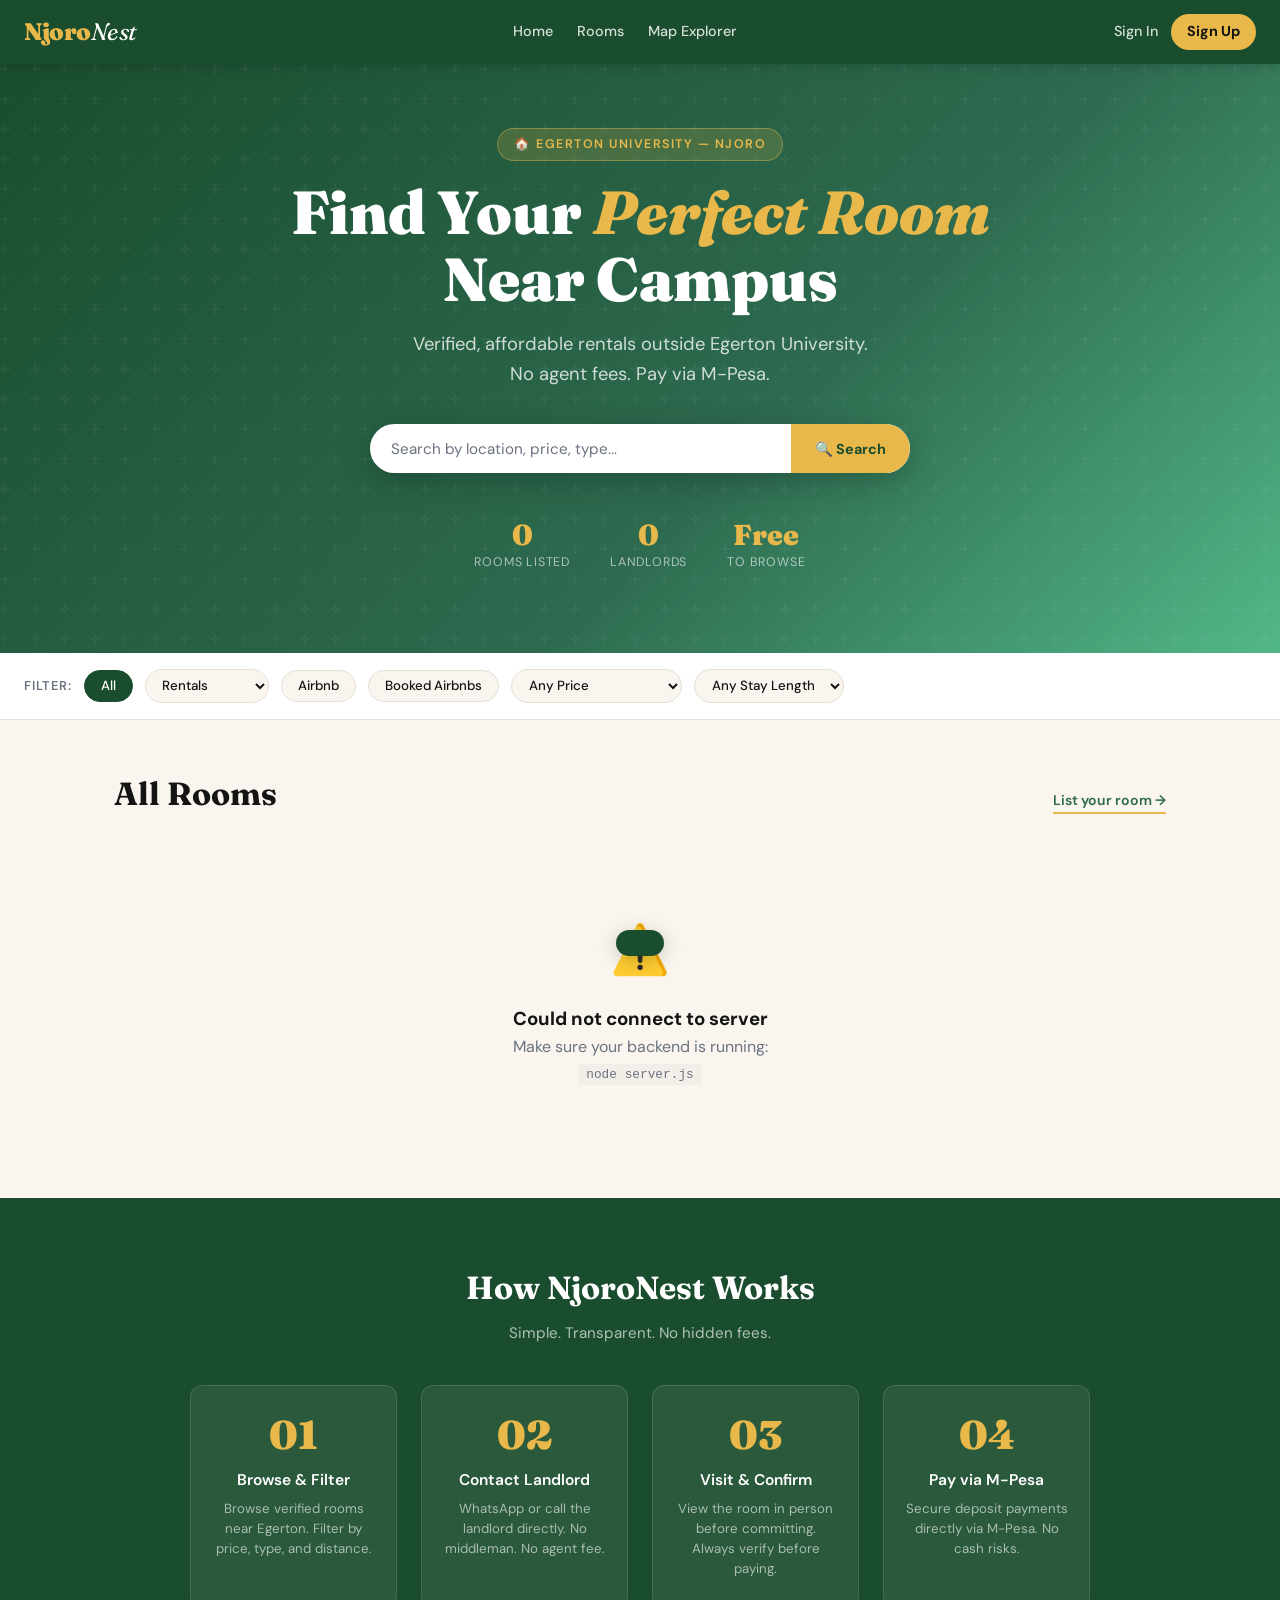
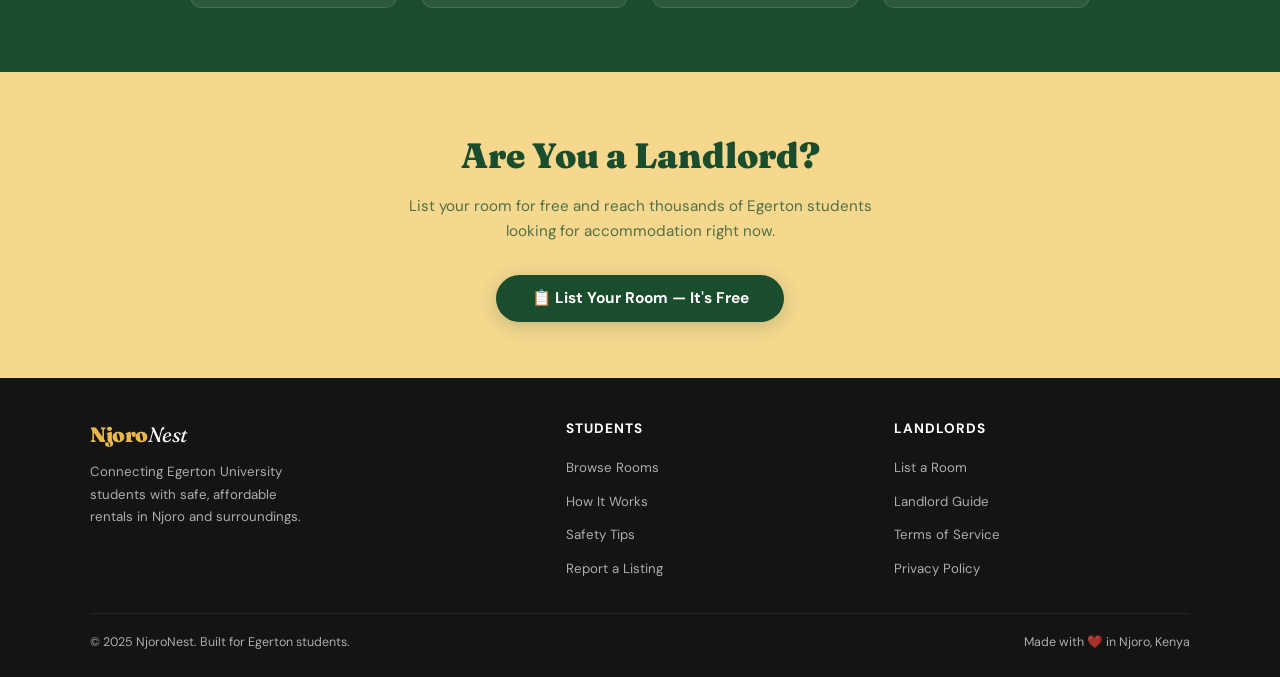
<file: index.html>
<!DOCTYPE html>
<html lang="en">
<head>
  <meta charset="UTF-8" />
  <meta name="viewport" content="width=device-width, initial-scale=1.0" />
  <title>NjoroNest — Student Rentals Near Egerton</title>
  <link rel="preconnect" href="https://fonts.googleapis.com" />
  <link href="https://fonts.googleapis.com/css2?family=Fraunces:ital,wght@0,400;0,700;0,900;1,400&family=DM+Sans:wght@300;400;500;600&display=swap" rel="stylesheet" />
  <link rel="stylesheet" href="styles.css" />
</head>
<body>

<!-- ── NAV ─────────────────────────────────────────────────────── -->
<nav>
  <div class="nav-logo">Njoro<span>Nest</span></div>
  <div class="nav-links">
    <a href="#hero">Home</a>
    <a href="#listings">Rooms</a>
    <a href="#mapSection">Map Explorer</a>
  </div>
  
  <!-- AUTH LINKS (dynamic) -->
  <div class="nav-auth-links" id="navAuthLinks">
    <!-- Will be populated by JS -->
  </div>
  <button class="hamburger" onclick="toggleMenu()" aria-label="Menu">
    <span></span><span></span><span></span>
  </button>
</nav>

<div class="mobile-menu" id="mobileMenu">
  <button class="menu-close" onclick="toggleMenu()">✕</button>
  <ul class="mobile-nav-links">
    <li><a href="#listings" onclick="toggleMenu()">Browse Rooms</a></li>
    <li><a href="#" onclick="openLiveDirectionsTab(); toggleMenu(); return false;">Live Directions</a></li>
    <li><a href="#how" onclick="toggleMenu()">How It Works</a></li>
  </ul>
  <!-- Dynamic Mobile Auth -->
  <div id="mobileAuthLinks" style="padding: 1.5rem; border-top: 1px solid rgba(0,0,0,0.05); margin-top: 1rem;"></div>
</div>

<!-- ── HERO ────────────────────────────────────────────────────── -->
<section class="hero">
  <div class="hero-badge">🏠 Egerton University — Njoro</div>
  <h1>Find Your <em>Perfect Room</em><br>Near Campus</h1>
  <p>Verified, affordable rentals outside Egerton University. No agent fees. Pay via M-Pesa.</p>
  <div class="search-bar">
    <input type="text" id="heroSearch" placeholder="Search by location, price, type..." oninput="handleHeroSearch()" />
    <button onclick="handleHeroSearch()">🔍 Search</button>
  </div>
  <div class="stats-strip">
    <div class="stat">
      <div class="stat-num" id="statRooms">0</div>
      <div class="stat-label">Rooms Listed</div>
    </div>
    <div class="stat">
      <div class="stat-num" id="statLandlords">0</div>
      <div class="stat-label">Landlords</div>
    </div>
    <div class="stat">
      <div class="stat-num">Free</div>
      <div class="stat-label">To Browse</div>
    </div>
  </div>
</section>

<!-- ── FILTERS ─────────────────────────────────────────────────── -->
<div class="filters-wrap" id="listings">
  <span class="filter-label">Filter:</span>
  <button class="filter-btn active" onclick="setFilter('all', this)">All</button>
  <select class="filter-select" onchange="setRentalFilter(this.value)">
    <option value="all">Rentals</option>
    <option value="bedsitter">Bedsitter</option>
    <option value="single">Single Room</option>
    <option value="one-bedroom">1 Bedroom</option>
    <option value="shared">Shared</option>
  </select>
  <button class="filter-btn" onclick="setFilter('airbnb', this)">Airbnb</button>
  <button class="filter-btn" onclick="setFilter('booked-airbnb', this)">Booked Airbnbs</button>
  <select class="filter-select" onchange="setPriceFilter(this.value)">
    <option value="all">Any Price</option>
    <option value="0-4500">Under KES 4,500</option>
    <option value="4500-6000">KES 4,500 – 6,000</option>
    <option value="6000-10000">KES 6,000 – 10,000</option>
    <option value="10000-99999">KES 10,000+</option>
  </select>
  <select class="filter-select" onchange="setStayFilter(this.value)">
    <option value="all">Any Stay Length</option>
    <option value="1">1+ day</option>
    <option value="2">2+ days</option>
    <option value="3">3+ days</option>
    <option value="7">1+ week</option>
  </select>
</div>

<!-- ── LISTINGS ────────────────────────────────────────────────── -->
<section class="section">
  <div class="container">
    <div class="section-header">
      <h2 class="section-title">
        All Rooms
        <span id="roomCount" style="font-size:1rem;color:var(--muted);font-family:var(--font-body);font-weight:400;"></span>
      </h2>
      <a href="#" class="section-link" onclick="openListModal()">List your room →</a>
    </div>
    <div class="listings-grid" id="listingsGrid"></div>
    <div class="empty-state" id="emptyState">
      <div class="icon">🔍</div>
      <h3>No rooms found</h3>
      <p>Try adjusting your filters or search terms.</p>
    </div>
  </div>
</section>

<!-- ── HOW IT WORKS ────────────────────────────────────────────── -->
<section class="how-section" id="how">
  <h2 class="section-title">How NjoroNest Works</h2>
  <p class="sub">Simple. Transparent. No hidden fees.</p>
  <div class="steps-grid">
    <div class="step-card">
      <div class="step-num">01</div>
      <div class="step-title">Browse & Filter</div>
      <div class="step-desc">Browse verified rooms near Egerton. Filter by price, type, and distance.</div>
    </div>
    <div class="step-card">
      <div class="step-num">02</div>
      <div class="step-title">Contact Landlord</div>
      <div class="step-desc">WhatsApp or call the landlord directly. No middleman. No agent fee.</div>
    </div>
    <div class="step-card">
      <div class="step-num">03</div>
      <div class="step-title">Visit & Confirm</div>
      <div class="step-desc">View the room in person before committing. Always verify before paying.</div>
    </div>
    <div class="step-card">
      <div class="step-num">04</div>
      <div class="step-title">Pay via M-Pesa</div>
      <div class="step-desc">Secure deposit payments directly via M-Pesa. No cash risks.</div>
    </div>
  </div>
</section>

<!-- ── LIST YOUR ROOM ──────────────────────────────────────────── -->
<section class="list-section">
  <h2>Are You a Landlord?</h2>
  <p>List your room for free and reach thousands of Egerton students looking for accommodation right now.</p>
  <button class="btn-primary" onclick="openListModal()">📋 List Your Room — It's Free</button>
</section>

<!-- ── FOOTER ──────────────────────────────────────────────────── -->
<footer>
  <div class="footer-inner">
    <div class="footer-brand">
      <div class="nav-logo">Njoro<span>Nest</span></div>
      <p>Connecting Egerton University students with safe, affordable rentals in Njoro and surroundings.</p>
    </div>
    <div class="footer-col">
      <h4>Students</h4>
      <ul>
        <li><a href="#listings">Browse Rooms</a></li>
        <li><a href="#how">How It Works</a></li>
        <li><a href="safety-tips.html">Safety Tips</a></li>
        <li><a href="#" onclick="openReportListingPopup(); return false;">Report a Listing</a></li>
      </ul>
    </div>
    <div class="footer-col">
      <h4>Landlords</h4>
      <ul>
        <li><a href="#" onclick="openListModal()">List a Room</a></li>
        <li><a href="landlord-guide.html">Landlord Guide</a></li>
        <li><a href="terms-of-service.html">Terms of Service</a></li>
        <li><a href="privacy-policy.html">Privacy Policy</a></li>
      </ul>
    </div>
  </div>
  <div class="footer-bottom">
    <span>© 2025 NjoroNest. Built for Egerton students.</span>
    <span>Made with ❤️ in Njoro, Kenya</span>
  </div>
</footer>

<!-- ── MODALS ────────────────────────────────────────────────────── -->
<div class="modal-overlay" id="detailModal" onclick="closeDetailModal(event)">
  <div class="modal" id="detailModalInner">
    <div class="modal-header">
      <h3 id="modalTitle">Room Title</h3>
      <button class="modal-close" onclick="closeModal('detailModal')">✕</button>
    </div>
    <div class="modal-body">
      <!-- Room photo -->
      <div class="modal-photo" id="modalPhoto"></div>
      <!-- Price + details -->
      <div class="modal-price" id="modalPrice"></div>
      <div class="detail-grid" id="modalDetails"></div>
      <p class="modal-desc" id="modalDesc"></p>
      <div class="modal-actions" id="modalActions"></div>

      <!-- ── REVIEWS SECTION ── -->
      <div class="reviews-section">
        <div class="reviews-header">
          <h4 class="reviews-title">Student Reviews</h4>
          <div class="reviews-avg" id="reviewsAvg"></div>
        </div>

        <!-- Write a review -->
        <div class="review-form">
          <div class="review-form-title">Leave a Review</div>
          <div class="star-picker" id="starPicker">
            <span class="star-pick" data-val="1" onclick="setReviewStar(1)">★</span>
            <span class="star-pick" data-val="2" onclick="setReviewStar(2)">★</span>
            <span class="star-pick" data-val="3" onclick="setReviewStar(3)">★</span>
            <span class="star-pick" data-val="4" onclick="setReviewStar(4)">★</span>
            <span class="star-pick" data-val="5" onclick="setReviewStar(5)">★</span>
          </div>
          <input  type="text"     class="form-control" id="reviewName"    placeholder="Your name (e.g. Brian K.)"  style="margin-bottom:.6rem" />
          <textarea class="form-control" id="reviewComment" rows="2"      placeholder="Share your experience with this room..." style="margin-bottom:.7rem"></textarea>
          <button class="review-submit-btn" onclick="submitReview()">Post Review</button>
        </div>

        <!-- Existing reviews list -->
        <div id="reviewsList"></div>
      </div>
    </div>
  </div>
</div>

<div class="modal-overlay" id="listModal" onclick="closeDetailModal(event)">
  <div class="modal">
    <div class="modal-header">
      <h3>List Your Room — Free</h3>
      <button class="modal-close" onclick="closeModal('listModal')">✕</button>
    </div>
    <div class="modal-body">
      <p style="font-size:0.85rem;color:var(--muted);margin-bottom:1.2rem;">Fill in your room details. We'll review and publish within 24 hours.</p>
      <div class="form-group">
        <label>Your Name</label>
        <input type="text" class="form-control" placeholder="e.g. John Kamau" id="ll-name" />
      </div>
      <div class="form-row">
        <div class="form-group">
          <label>Phone (WhatsApp)</label>
          <input type="tel" class="form-control" placeholder="07XXXXXXXX" id="ll-phone" />
        </div>
        <div class="form-group">
          <label>Room Type</label>
          <select class="form-control" id="ll-type" onchange="toggleAirbnbFields()">
            <option value="bedsitter">Bedsitter</option>
            <option value="single">Single Room</option>
            <option value="one-bedroom">1 Bedroom</option>
            <option value="shared">Shared Room</option>
            <option value="airbnb">Airbnb</option>
          </select>
        </div>
      </div>
      <div class="form-row">
        <div class="form-group">
          <label>Pricing Model</label>
          <select class="form-control" id="ll-pricing-model">
            <option value="monthly">Per Month</option>
            <option value="nightly">Per Night</option>
            <option value="daily">Per Day</option>
          </select>
        </div>
        <div class="form-group">
          <label>Minimum Stay (days)</label>
          <input type="number" min="1" class="form-control" placeholder="e.g. 2" id="ll-min-stay" value="1" />
        </div>
      </div>
      <div class="form-row">
        <div class="form-group">
          <label>Monthly Rent (KES)</label>
          <input type="number" class="form-control" placeholder="e.g. 5000" id="ll-price" />
        </div>
        <div class="form-group">
          <label>Distance from Gate</label>
          <input type="text" class="form-control" placeholder="e.g. 5 min walk" id="ll-distance" />
        </div>
      </div>
      <div class="form-group">
        <label>Location / Street</label>
        <input type="text" class="form-control" placeholder="e.g. Njoro Town, near Total petrol" id="ll-location" />
      </div>
      <div class="form-group">
        <label>Amenities</label>
        <input type="text" class="form-control" placeholder="e.g. Water, WiFi, Security, Parking" id="ll-amenities" />
      </div>
      <div class="form-group">
        <label>Description</label>
        <textarea class="form-control" rows="3" placeholder="Describe the room — size, condition, rules..." id="ll-desc"></textarea>
        <div class="form-note">Be honest. Students appreciate transparency.</div>
      </div>
      <div class="form-group" id="airbnbDetailsGroup" style="display:none;">
        <label>Airbnb Details (visible to guests)</label>
        <textarea class="form-control" rows="2" placeholder="e.g. self check-in, check-in hours, house rules..." id="ll-airbnb-details"></textarea>
      </div>

      <!-- ── PHOTO UPLOAD ── -->
      <div class="form-group">
        <label>Room Photos <span style="font-weight:400;color:var(--muted)">(optional, max 4 photos)</span></label>
        <div class="photo-upload-area" id="photoUploadArea" onclick="document.getElementById('ll-photos').click()">
          <div class="photo-upload-icon">📷</div>
          <div class="photo-upload-text">Click to add photos</div>
          <div class="photo-upload-sub">JPG, PNG · Max 5MB each</div>
        </div>
        <input type="file" id="ll-photos" accept="image/*" multiple style="display:none" onchange="handlePhotoSelect(event)" />
        <div class="photo-previews" id="photoPreviews"></div>
        <div class="form-note">Good photos get 3× more enquiries. Show the room, bathroom, and kitchen.</div>
      </div>

      <button class="submit-btn" onclick="submitListing()">Submit for Review 🚀</button>
    </div>
  </div>
</div>

<div class="modal-overlay" id="reportModal" onclick="closeDetailModal(event)">
  <div class="modal">
    <div class="modal-header">
      <h3>Report a Listing</h3>
      <button class="modal-close" onclick="closeModal('reportModal')">✕</button>
    </div>
    <div class="modal-body">
      <p style="font-size:0.85rem;color:var(--muted);margin-bottom:1rem;">
        To prevent abuse, only users who have booked the listing at least once can submit a report.
      </p>
      <div class="form-group">
        <label>Listing ID</label>
        <input type="number" id="report-room-id" class="form-control" placeholder="e.g. 12" />
      </div>
      <div class="form-group">
        <label>Your Name</label>
        <input type="text" id="report-name" class="form-control" placeholder="e.g. Jane W." />
      </div>
      <div class="form-group">
        <label>Phone Used During Booking</label>
        <input type="tel" id="report-phone" class="form-control" placeholder="07XXXXXXXX" />
      </div>
      <div class="form-group">
        <label>Reason</label>
        <select id="report-reason" class="form-control">
          <option value="">Select reason</option>
          <option value="Fraud / misleading listing">Fraud / misleading listing</option>
          <option value="Unsafe property condition">Unsafe property condition</option>
          <option value="Harassment or misconduct">Harassment or misconduct</option>
          <option value="Pricing mismatch">Pricing mismatch</option>
        </select>
      </div>
      <div class="form-group">
        <label>Details</label>
        <textarea id="report-details" class="form-control" rows="3" placeholder="Provide clear details to help investigations."></textarea>
      </div>
      <button class="submit-btn" onclick="submitListingReport()">Submit Report</button>
    </div>
  </div>
</div>

<div class="modal-overlay" id="bookingModal" onclick="closeDetailModal(event)">
  <div class="modal">
    <div class="modal-header">
      <h3 id="bookingModalTitle">Book Airbnb Unit</h3>
      <button class="modal-close" onclick="closeModal('bookingModal')">✕</button>
    </div>
    <div class="modal-body">
      <p style="font-size:0.85rem;color:var(--muted);margin-bottom:1rem;" id="bookingModalMeta"></p>
      <div class="form-group">
        <label>Your Full Name</label>
        <input type="text" id="bk-name" class="form-control" placeholder="e.g. Mercy W." />
      </div>
      <div class="form-group">
        <label>Phone Number</label>
        <input type="tel" id="bk-phone" class="form-control" placeholder="07XXXXXXXX" />
      </div>
      <div class="form-row">
        <div class="form-group">
          <label>Stay (days / nights)</label>
          <input type="number" min="1" id="bk-days" class="form-control" value="1" />
        </div>
        <div class="form-group">
          <label>Check-in Date</label>
          <input type="date" id="bk-checkin" class="form-control" />
        </div>
      </div>
      <button class="submit-btn" onclick="submitBookingFromModal()">Confirm Booking</button>
    </div>
  </div>
</div>

<!-- ── TOAST ────────────────────────────────────────────────────── -->
<div class="toast" id="toast"></div>

<!-- script.js goes at the bottom so the HTML loads first -->
<script src="script.js"></script>

</body>
</html>
</file>
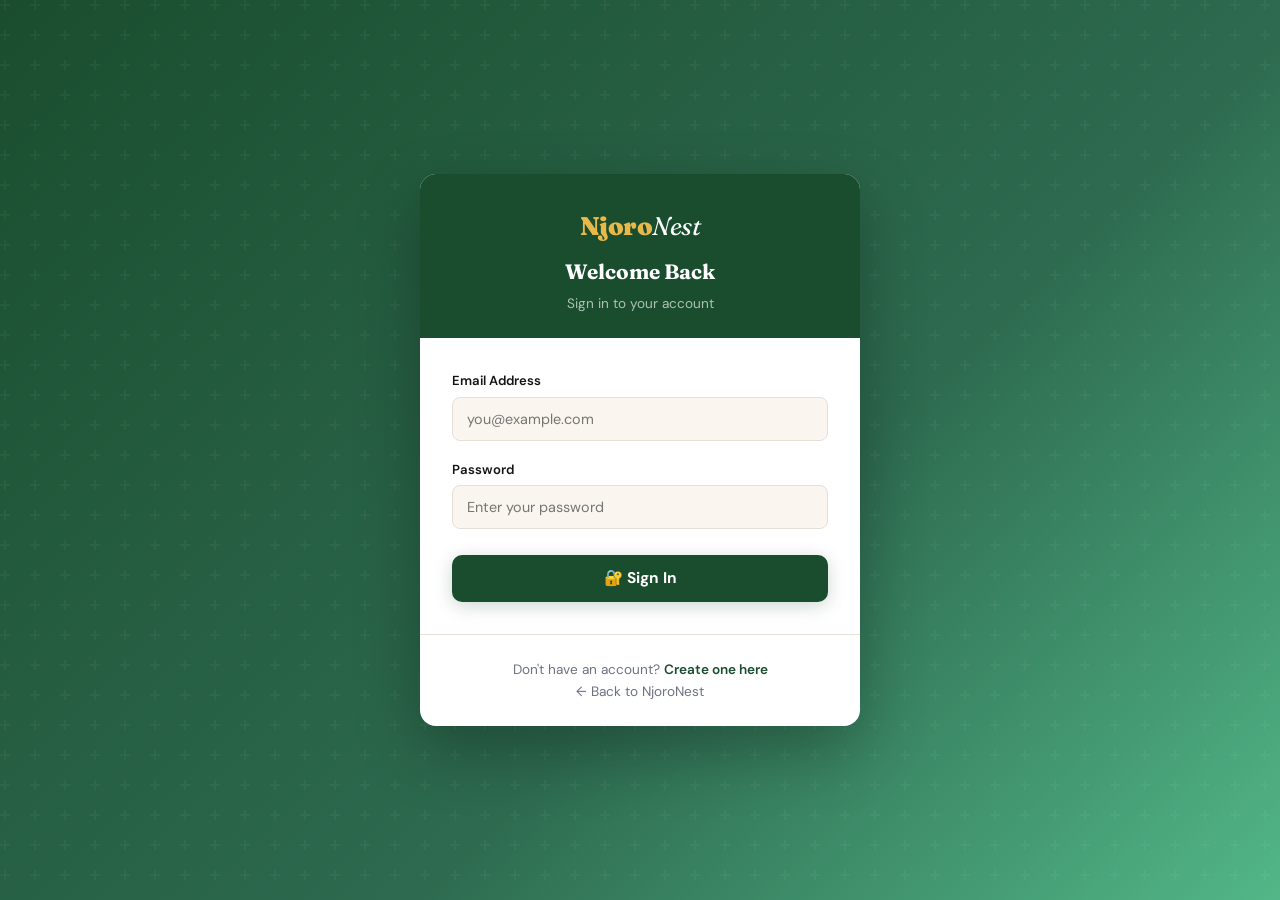
<file: admin-dashboard.html>
<!DOCTYPE html>
<html lang="en">
<head>
  <meta charset="UTF-8" />
  <meta name="viewport" content="width=device-width, initial-scale=1.0" />
  <title>Admin Dashboard — NjoroNest</title>
  <meta name="description" content="NjoroNest administration panel for managing users, rooms, and platform stats." />
  <link rel="preconnect" href="https://fonts.googleapis.com" />
  <link href="https://fonts.googleapis.com/css2?family=Fraunces:ital,wght@0,400;0,700;0,900;1,400&family=DM+Sans:wght@300;400;500;600&display=swap" rel="stylesheet" />
  <link rel="stylesheet" href="styles.css" />
</head>
<body>
<div class="dash-layout">

  <!-- ── HEADER ──────────────────────────────────────────────── -->
  <header class="dash-header" style="background:#1a4d2e;">
    <div class="dash-header-left">
      <a href="index.html" class="nav-logo">Njoro<span>Nest</span></a>
      <span class="dash-role-badge" style="background:rgba(220,38,38,0.2); color:#fca5a5;">Admin</span>
    </div>
    <div class="dash-header-right">
      <div class="dash-user-info">
        🛡️ <strong id="dashUsername" style="color:#fca5a5;">Admin</strong>
      </div>
      <a href="index.html" class="btn-logout" style="background:rgba(255,255,255,0.08); border-color:rgba(255,255,255,0.12);">View Site</a>
      <button class="btn-logout" onclick="logout()">Logout</button>
    </div>
  </header>

  <!-- ── CONTENT ─────────────────────────────────────────────── -->
  <div class="dash-content">
    <div class="dash-welcome">
      <h1>System Administration ⚙️</h1>
      <p>Manage users, content, and view platform statistics.</p>
    </div>

    <!-- Stats -->
    <div class="dash-stats" id="adminStats">
      <div class="dash-stat-card"><div class="dash-stat-num" id="s-users">0</div><div class="dash-stat-label">Total Users</div></div>
      <div class="dash-stat-card"><div class="dash-stat-num" id="s-rooms">0</div><div class="dash-stat-label">Total Rooms</div></div>
      <div class="dash-stat-card"><div class="dash-stat-num" id="s-books">0</div><div class="dash-stat-label">Bookings</div></div>
      <div class="dash-stat-card"><div class="dash-stat-num" id="s-reviews">0</div><div class="dash-stat-label">Reviews</div></div>
    </div>

    <!-- Users Target -->
    <div class="dash-section">
      <h2>👥 User Management</h2>
      <div style="overflow-x:auto;">
        <table class="dash-table">
          <thead>
            <tr><th>ID</th><th>Username</th><th>Email</th><th>Role</th><th>Registered</th><th>Actions</th></tr>
          </thead>
          <tbody id="usersList">
            <tr><td colspan="6" class="dash-empty">Loading users...</td></tr>
          </tbody>
        </table>
      </div>
    </div>

    <!-- Rooms Target -->
    <div class="dash-section">
      <h2>🏠 Listing Management (All Rooms)</h2>
      <div style="overflow-x:auto;">
        <table class="dash-table">
          <thead>
            <tr><th>ID</th><th>Title</th><th>Type</th><th>Landlord Phone</th><th>Created</th><th>Actions</th></tr>
          </thead>
          <tbody id="roomsList">
            <tr><td colspan="6" class="dash-empty">Loading rooms...</td></tr>
          </tbody>
        </table>
      </div>
    </div>

    <!-- Pending Requests Target -->
    <div class="dash-section">
      <h2>📨 Listing Requests <span style="font-size:0.8rem; font-weight:400; color:var(--muted);">(Legacy System)</span></h2>
      <div style="overflow-x:auto;">
        <table class="dash-table">
          <thead>
            <tr><th>Name</th><th>Phone</th><th>Type</th><th>Location</th><th>Status</th><th>Actions</th></tr>
          </thead>
          <tbody id="requestsList">
            <tr><td colspan="6" class="dash-empty">Loading requests...</td></tr>
          </tbody>
        </table>
      </div>
    </div>

  </div>
</div>

<div class="toast" id="toast"></div>

<script>
const API_BASE = 'https://eger-backend.onrender.com';
let currentUser = null;

// ── AUTH GUARD ────────────────────────────────────────────────
(function() {
  const user = JSON.parse(localStorage.getItem('njoronest_user') || 'null');
  const token = localStorage.getItem('njoronest_token');
  if (!user || !token || user.role !== 'admin') {
    window.location.href = 'login.html';
    return;
  }
  currentUser = user;
  document.getElementById('dashUsername').textContent = user.username;
  
  loadStats();
  loadUsers();
  loadRooms();
  loadRequests();
})();

function getToken() { return localStorage.getItem('njoronest_token'); }

function logout() {
  localStorage.removeItem('njoronest_token');
  localStorage.removeItem('njoronest_user');
  window.location.href = 'login.html';
}

function showToast(msg) {
  const t = document.getElementById('toast');
  t.textContent = msg;
  t.classList.add('show');
  setTimeout(() => t.classList.remove('show'), 3200);
}

// ── LOAD DATA ────────────────────────────────────────────────
async function loadStats() {
  try {
    const res = await fetch(`${API}/admin/stats`, { headers: { 'Authorization': 'Bearer ' + getToken() }});
    const data = await res.json();
    if(data.success) {
      document.getElementById('s-users').textContent = data.totalUsers;
      document.getElementById('s-rooms').textContent = data.totalRooms;
      document.getElementById('s-books').textContent = data.totalBookings;
      document.getElementById('s-reviews').textContent = data.totalReviews;
    }
  } catch(e) {}
}

async function loadUsers() {
  try {
    const res = await fetch(`${API}/admin/users`, { headers: { 'Authorization': 'Bearer ' + getToken() }});
    const data = await res.json();
    if(data.success) {
      const html = data.users.map(u => `
        <tr>
          <td>#${u.user_id}</td>
          <td><strong>${u.username}</strong></td>
          <td>${u.email}</td>
          <td><span class="dash-role-badge" style="${u.role_name==='admin'?'background:#fca5a5;color:#991b1b;':''}">${u.role_name}</span></td>
          <td>${new Date(u.created_at).toLocaleDateString()}</td>
          <td>
            ${u.user_id !== currentUser.user_id ? 
              `<button class="btn-danger" onclick="deleteUser(${u.user_id})">Delete</button>` 
            : '<span style="color:#aaa;font-size:0.8rem">You</span>'}
          </td>
        </tr>
      `).join('');
      document.getElementById('usersList').innerHTML = html || '<tr><td colspan="6" class="dash-empty">No users found.</td></tr>';
    }
  } catch(e) {}
}

async function loadRooms() {
  try {
    const res = await fetch(`${API}/rooms?type=all`); // use public endpoint, maybe need auth if showing hidden
    const data = await res.json();
    if(data.success) {
      const html = data.rooms.map(r => `
        <tr>
          <td>#${r.id}</td>
          <td><strong>${r.title}</strong></td>
          <td>${r.type}</td>
          <td>${r.phone}</td>
          <td>${new Date(r.created_at).toLocaleDateString()}</td>
          <td>
            <button class="btn-danger" onclick="deleteRoom(${r.id})">Delete Room</button>
          </td>
        </tr>
      `).join('');
      document.getElementById('roomsList').innerHTML = html || '<tr><td colspan="6" class="dash-empty">No rooms found.</td></tr>';
    }
  } catch(e) {}
}

async function loadRequests() {
  try {
    const res = await fetch(`${API}/admin/requests`, { headers: { 'Authorization': 'Bearer ' + getToken() }});
    const data = await res.json();
    if(data.success) {
      const html = data.requests.map(r => `
        <tr>
          <td><strong>${r.landlord_name}</strong></td>
          <td>${r.phone}</td>
          <td>${r.type}</td>
          <td>${r.location}</td>
          <td>${r.status === 'pending' ? '<span style="color:#ca8a04;font-weight:600">Pending</span>' : r.status}</td>
          <td>
            ${r.status === 'pending' ? `<button class="btn-sm btn-sm-green" onclick="approveRequest(${r.id})">Approve & Publish</button>` : '—'}
          </td>
        </tr>
      `).join('');
      document.getElementById('requestsList').innerHTML = html || '<tr><td colspan="6" class="dash-empty">No listing requests.</td></tr>';
    }
  } catch(e) {}
}

// ── ACTIONS ──────────────────────────────────────────────────
async function deleteUser(id) {
  if(!confirm('Delete this user permanently?')) return;
  try {
    const res = await fetch(`${API}/admin/users/${id}`, { method: 'DELETE', headers: { 'Authorization': 'Bearer ' + getToken() }});
    if((await res.json()).success) { showToast('✅ User deleted'); loadUsers(); loadStats(); }
  } catch(e) {}
}

async function deleteRoom(id) {
  if(!confirm('Delete this room permanently? This breaks existing bookings.')) return;
  try {
    const res = await fetch(`${API}/admin/rooms/${id}`, { method: 'DELETE', headers: { 'Authorization': 'Bearer ' + getToken() }});
    if((await res.json()).success) { showToast('✅ Room deleted'); loadRooms(); loadStats(); }
  } catch(e) {}
}

async function approveRequest(id) {
  if(!confirm('Approve this request and publish the room?')) return;
  try {
    const res = await fetch(`${API}/admin/approve/${id}`, { method: 'POST', headers: { 'Authorization': 'Bearer ' + getToken() }});
    if((await res.json()).success) { showToast('✅ Room published!'); loadRequests(); loadRooms(); loadStats(); }
  } catch(e) {}
}
</script>
</body>
</html>
</file>
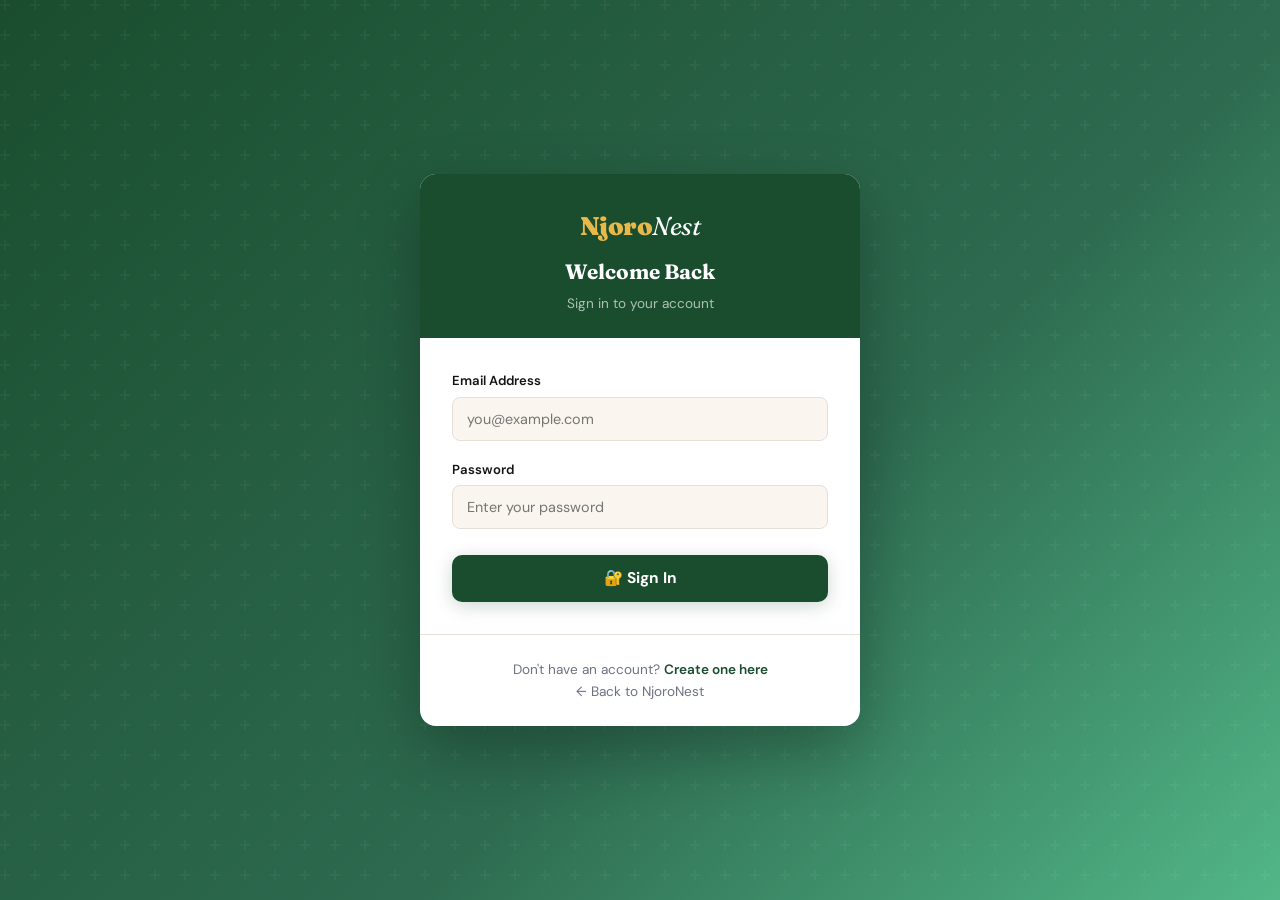
<file: landlord-dashboard.html>
<!DOCTYPE html>
<html lang="en">
<head>
  <meta charset="UTF-8" />
  <meta name="viewport" content="width=device-width, initial-scale=1.0" />
  <title>Landlord Dashboard — NjoroNest</title>
  <meta name="description" content="Manage your rental listings on NjoroNest. Add rooms, edit details, and track performance." />
  <link rel="preconnect" href="https://fonts.googleapis.com" />
  <link href="https://fonts.googleapis.com/css2?family=Fraunces:ital,wght@0,400;0,700;0,900;1,400&family=DM+Sans:wght@300;400;500;600&display=swap" rel="stylesheet" />
  <link rel="stylesheet" href="styles.css" />
</head>
<body>
<div class="dash-layout">

  <!-- ── HEADER ──────────────────────────────────────────────── -->
  <header class="dash-header">
    <div class="dash-header-left">
      <a href="index.html" class="nav-logo">Njoro<span>Nest</span></a>
      <span class="dash-role-badge">Landlord</span>
    </div>
    <div class="dash-header-right">
      <div class="dash-user-info">
        🏠 <strong id="dashUsername">Landlord</strong>
      </div>
      <a href="index.html" class="btn-logout" style="background:rgba(255,255,255,0.08); border-color:rgba(255,255,255,0.12);">View Site</a>
      <button class="btn-logout" onclick="logout()">Logout</button>
    </div>
  </header>

  <!-- ── CONTENT ─────────────────────────────────────────────── -->
  <div class="dash-content">
    <div class="dash-welcome">
      <h1>Welcome, <span id="welcomeName">Landlord</span> 🏡</h1>
      <p>Manage your room listings. Add new rooms and track your existing properties.</p>
    </div>

    <!-- Stats -->
    <div class="dash-stats" id="landlordStats">
      <div class="dash-stat-card">
        <div class="dash-stat-num" id="myRoomCount">0</div>
        <div class="dash-stat-label">My Rooms</div>
      </div>
      <div class="dash-stat-card">
        <div class="dash-stat-num" id="myPhone">—</div>
        <div class="dash-stat-label">Phone on File</div>
      </div>
    </div>

    <!-- Add New Room Form -->
    <div class="dash-section">
      <h2>➕ Add New Room</h2>
      <form id="addRoomForm" onsubmit="handleAddRoom(event)">
        <div class="form-group">
          <label>Room Title</label>
          <input type="text" id="ar-title" class="form-control" placeholder="e.g. Spacious Bedsitter — Njoro Town" required />
        </div>
        <div class="form-row">
          <div class="form-group">
            <label>Room Type</label>
            <select id="ar-type" class="form-control">
              <option value="bedsitter">Bedsitter</option>
              <option value="single">Single Room</option>
              <option value="one-bedroom">1 Bedroom</option>
              <option value="shared">Shared Room</option>
              <option value="airbnb">Airbnb</option>
            </select>
          </div>
          <div class="form-group">
            <label>Price (KES)</label>
            <input type="number" id="ar-price" class="form-control" placeholder="e.g. 5000" required />
          </div>
        </div>
        <div class="form-row">
          <div class="form-group">
            <label>Pricing Model</label>
            <select id="ar-pricing" class="form-control">
              <option value="monthly">Per Month</option>
              <option value="nightly">Per Night</option>
              <option value="daily">Per Day</option>
            </select>
          </div>
          <div class="form-group">
            <label>Min Stay (days)</label>
            <input type="number" id="ar-minstay" class="form-control" value="1" min="1" />
          </div>
        </div>
        <div class="form-group">
          <label>Location</label>
          <input type="text" id="ar-location" class="form-control" placeholder="e.g. Njoro Town, near Total petrol" required />
        </div>
        <div class="form-row">
          <div class="form-group">
            <label>Distance from Gate</label>
            <input type="text" id="ar-distance" class="form-control" placeholder="e.g. 5 min walk" />
          </div>
          <div class="form-group">
            <label>Amenities</label>
            <input type="text" id="ar-amenities" class="form-control" placeholder="Water, WiFi, Security" />
          </div>
        </div>
        <div class="form-group">
          <label>Description</label>
          <textarea id="ar-description" class="form-control" rows="3" placeholder="Describe the room — size, condition, rules..."></textarea>
        </div>
        <div class="form-group">
          <label>Room Photos <span style="font-weight:400;color:var(--muted)">(max 4, optional)</span></label>
          <input type="file" id="ar-photos" accept="image/*" multiple style="font-size:0.85rem;" />
        </div>
        <button type="submit" class="auth-submit" id="addRoomBtn">📋 Add Room</button>
      </form>
    </div>

    <!-- My Rooms List -->
    <div class="dash-section">
      <h2>📦 My Rooms</h2>
      <div id="myRoomsList">
        <div class="dash-empty">Loading your rooms...</div>
      </div>
    </div>
  </div>
</div>

<!-- ── EDIT ROOM MODAL ────────────────────────────────────────── -->
<div class="modal-overlay" id="editModal" onclick="if(event.target===this){closeEditModal();}">
  <div class="modal">
    <div class="modal-header">
      <h3>Edit Room</h3>
      <button class="modal-close" onclick="closeEditModal()">✕</button>
    </div>
    <div class="modal-body">
      <input type="hidden" id="edit-id" />
      <div class="form-group">
        <label>Title</label>
        <input type="text" id="edit-title" class="form-control" />
      </div>
      <div class="form-row">
        <div class="form-group">
          <label>Type</label>
          <select id="edit-type" class="form-control">
            <option value="bedsitter">Bedsitter</option>
            <option value="single">Single Room</option>
            <option value="one-bedroom">1 Bedroom</option>
            <option value="shared">Shared Room</option>
            <option value="airbnb">Airbnb</option>
          </select>
        </div>
        <div class="form-group">
          <label>Price (KES)</label>
          <input type="number" id="edit-price" class="form-control" />
        </div>
      </div>
      <div class="form-group">
        <label>Location</label>
        <input type="text" id="edit-location" class="form-control" />
      </div>
      <div class="form-group">
        <label>Amenities</label>
        <input type="text" id="edit-amenities" class="form-control" />
      </div>
      <div class="form-group">
        <label>Description</label>
        <textarea id="edit-description" class="form-control" rows="3"></textarea>
      </div>
      <button class="auth-submit" onclick="submitEdit()">💾 Save Changes</button>
    </div>
  </div>
</div>

<div class="toast" id="toast"></div>

<script>
const API = 'http://localhost:5000/api';
let currentUser = null;

// ── AUTH GUARD ────────────────────────────────────────────────
(function() {
  const user = JSON.parse(localStorage.getItem('njoronest_user') || 'null');
  const token = localStorage.getItem('njoronest_token');
  if (!user || !token || user.role !== 'landlord') {
    window.location.href = 'login.html';
    return;
  }
  currentUser = user;
  document.getElementById('dashUsername').textContent = user.username;
  document.getElementById('welcomeName').textContent = user.username;
  document.getElementById('myPhone').textContent = user.phone || '—';
  loadMyRooms();
})();

function getToken() { return localStorage.getItem('njoronest_token'); }

function logout() {
  localStorage.removeItem('njoronest_token');
  localStorage.removeItem('njoronest_user');
  window.location.href = 'login.html';
}

function showToast(msg) {
  const t = document.getElementById('toast');
  t.textContent = msg;
  t.classList.add('show');
  setTimeout(() => t.classList.remove('show'), 3200);
}

// ── LOAD MY ROOMS ────────────────────────────────────────────
async function loadMyRooms() {
  try {
    const res  = await fetch(`${API}/landlord/my-rooms`, {
      headers: { 'Authorization': 'Bearer ' + getToken() }
    });
    const data = await res.json();
    if (!data.success) throw new Error(data.message);

    const rooms = data.rooms;
    document.getElementById('myRoomCount').textContent = rooms.length;

    if (rooms.length === 0) {
      document.getElementById('myRoomsList').innerHTML = '<div class="dash-empty">You haven\'t listed any rooms yet. Use the form above to add your first room!</div>';
      return;
    }

    const html = `
      <div style="overflow-x:auto;">
        <table class="dash-table">
          <thead>
            <tr><th>Title</th><th>Type</th><th>Price</th><th>Location</th><th>Actions</th></tr>
          </thead>
          <tbody>
            ${rooms.map(r => `
              <tr>
                <td><strong>${escHtml(r.title)}</strong></td>
                <td>${r.type}</td>
                <td>KES ${Number(r.price).toLocaleString()}</td>
                <td>${escHtml(r.location)}</td>
                <td>
                  <button class="btn-sm btn-sm-green" onclick='openEditModal(${JSON.stringify(r).replace(/'/g,"&#39;")})'>Edit</button>
                  <button class="btn-danger" onclick="deleteRoom(${r.id})">Delete</button>
                </td>
              </tr>
            `).join('')}
          </tbody>
        </table>
      </div>
    `;
    document.getElementById('myRoomsList').innerHTML = html;
  } catch (err) {
    document.getElementById('myRoomsList').innerHTML = '<div class="dash-empty">Could not load rooms. Is the server running?</div>';
  }
}

// ── ADD NEW ROOM ─────────────────────────────────────────────
async function handleAddRoom(e) {
  e.preventDefault();
  const btn = document.getElementById('addRoomBtn');
  btn.textContent = 'Adding...';
  btn.disabled = true;

  const formData = new FormData();
  formData.append('title', document.getElementById('ar-title').value.trim());
  formData.append('type', document.getElementById('ar-type').value);
  formData.append('price', document.getElementById('ar-price').value);
  formData.append('pricing_model', document.getElementById('ar-pricing').value);
  formData.append('min_stay_days', document.getElementById('ar-minstay').value);
  formData.append('location', document.getElementById('ar-location').value.trim());
  formData.append('distance', document.getElementById('ar-distance').value.trim());
  formData.append('amenities', document.getElementById('ar-amenities').value.trim());
  formData.append('description', document.getElementById('ar-description').value.trim());

  const photos = document.getElementById('ar-photos').files;
  for (let i = 0; i < Math.min(photos.length, 4); i++) {
    formData.append('photos', photos[i]);
  }

  try {
    const res  = await fetch(`${API}/rooms`, {
      method: 'POST',
      headers: { 'Authorization': 'Bearer ' + getToken() },
      body: formData
    });
    const data = await res.json();

    if (data.success) {
      showToast('✅ Room added successfully!');
      document.getElementById('addRoomForm').reset();
      loadMyRooms();
    } else {
      showToast('⚠️ ' + data.message);
    }
  } catch (err) {
    showToast('❌ Could not add room. Is the server running?');
  } finally {
    btn.textContent = '📋 Add Room';
    btn.disabled = false;
  }
}

// ── EDIT ROOM ────────────────────────────────────────────────
function openEditModal(room) {
  document.getElementById('edit-id').value = room.id;
  document.getElementById('edit-title').value = room.title;
  document.getElementById('edit-type').value = room.type;
  document.getElementById('edit-price').value = room.price;
  document.getElementById('edit-location').value = room.location;
  document.getElementById('edit-amenities').value = room.amenities || '';
  document.getElementById('edit-description').value = room.description || '';
  document.getElementById('editModal').classList.add('open');
  document.body.style.overflow = 'hidden';
}

function closeEditModal() {
  document.getElementById('editModal').classList.remove('open');
  document.body.style.overflow = '';
}

async function submitEdit() {
  const roomId = document.getElementById('edit-id').value;
  const body = {
    title: document.getElementById('edit-title').value.trim(),
    type: document.getElementById('edit-type').value,
    price: document.getElementById('edit-price').value,
    location: document.getElementById('edit-location').value.trim(),
    amenities: document.getElementById('edit-amenities').value.trim(),
    description: document.getElementById('edit-description').value.trim()
  };

  try {
    const res = await fetch(`${API}/rooms/${roomId}`, {
      method: 'PUT',
      headers: {
        'Content-Type': 'application/json',
        'Authorization': 'Bearer ' + getToken()
      },
      body: JSON.stringify(body)
    });
    const data = await res.json();

    if (data.success) {
      showToast('✅ Room updated!');
      closeEditModal();
      loadMyRooms();
    } else {
      showToast('⚠️ ' + data.message);
    }
  } catch (err) {
    showToast('❌ Could not update room.');
  }
}

// ── DELETE ROOM ──────────────────────────────────────────────
async function deleteRoom(id) {
  if (!confirm('Are you sure you want to delete this room?')) return;
  try {
    const res = await fetch(`${API}/landlord/rooms/${id}`, {
      method: 'DELETE',
      headers: { 'Authorization': 'Bearer ' + getToken() }
    });
    const data = await res.json();
    if (data.success) {
      showToast('✅ Room deleted.');
      loadMyRooms();
    } else {
      showToast('⚠️ ' + data.message);
    }
  } catch (err) {
    showToast('❌ Could not delete room.');
  }
}

function escHtml(str) {
  return String(str || '').replace(/&/g,'&amp;').replace(/</g,'&lt;').replace(/>/g,'&gt;').replace(/"/g,'&quot;');
}
</script>

</body>
</html>
</file>
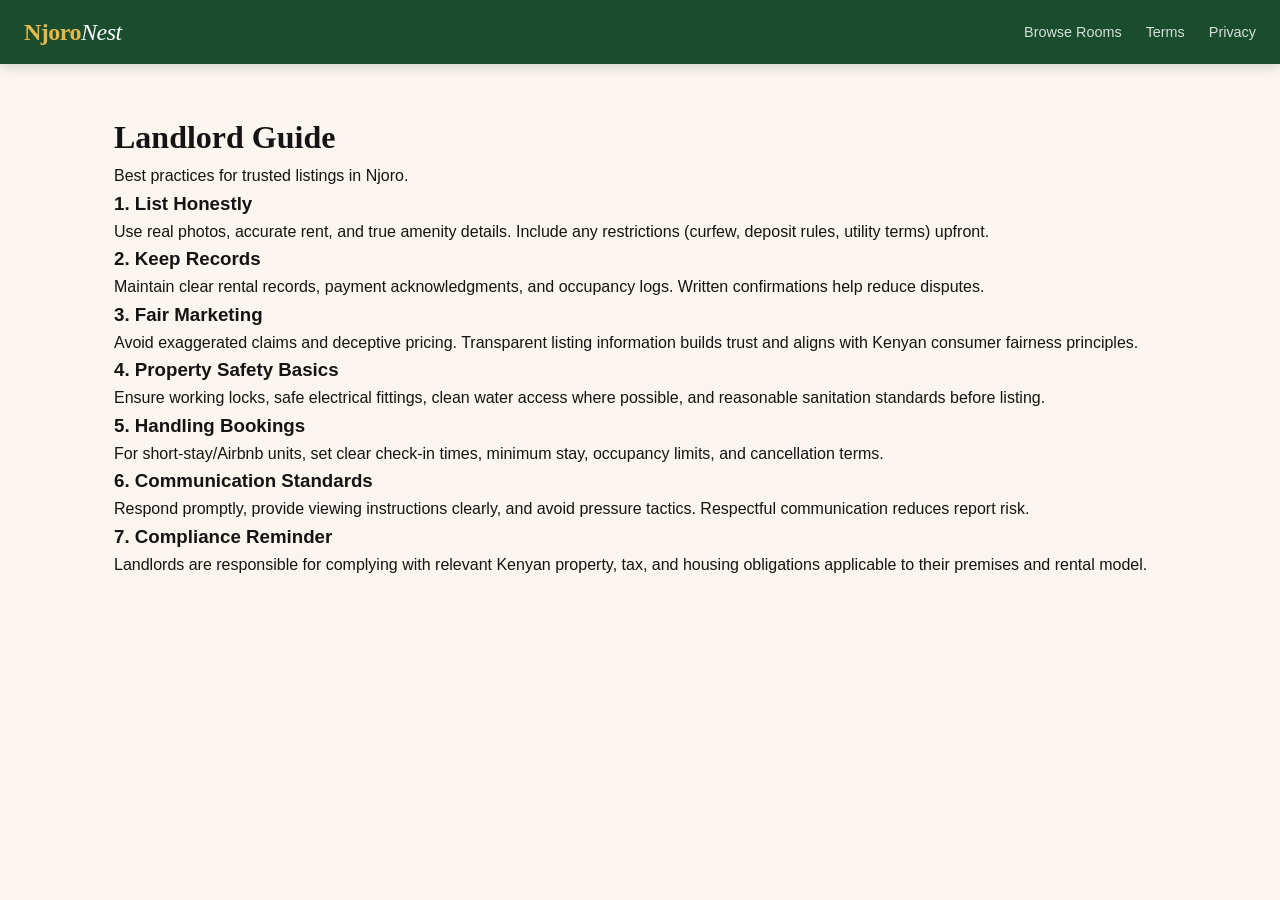
<file: landlord-guide.html>
<!DOCTYPE html>
<html lang="en">
<head>
  <meta charset="UTF-8" />
  <meta name="viewport" content="width=device-width, initial-scale=1.0" />
  <title>NjoroNest Landlord Guide</title>
  <link rel="stylesheet" href="styles.css" />
</head>
<body class="legal-page">
  <nav>
    <div class="nav-logo">Njoro<span>Nest</span></div>
    <ul class="nav-links">
      <li><a href="index.html#listings">Browse Rooms</a></li>
      <li><a href="terms-of-service.html">Terms</a></li>
      <li><a href="privacy-policy.html">Privacy</a></li>
    </ul>
  </nav>

  <section class="section">
    <div class="container">
      <div class="legal-wrap">
      <h1 class="section-title">Landlord Guide</h1>
      <p class="legal-updated">Best practices for trusted listings in Njoro.</p>

      <h3>1. List Honestly</h3>
      <p>Use real photos, accurate rent, and true amenity details. Include any restrictions (curfew, deposit rules, utility terms) upfront.</p>

      <h3>2. Keep Records</h3>
      <p>Maintain clear rental records, payment acknowledgments, and occupancy logs. Written confirmations help reduce disputes.</p>

      <h3>3. Fair Marketing</h3>
      <p>Avoid exaggerated claims and deceptive pricing. Transparent listing information builds trust and aligns with Kenyan consumer fairness principles.</p>

      <h3>4. Property Safety Basics</h3>
      <p>Ensure working locks, safe electrical fittings, clean water access where possible, and reasonable sanitation standards before listing.</p>

      <h3>5. Handling Bookings</h3>
      <p>For short-stay/Airbnb units, set clear check-in times, minimum stay, occupancy limits, and cancellation terms.</p>

      <h3>6. Communication Standards</h3>
      <p>Respond promptly, provide viewing instructions clearly, and avoid pressure tactics. Respectful communication reduces report risk.</p>

      <h3>7. Compliance Reminder</h3>
      <p>Landlords are responsible for complying with relevant Kenyan property, tax, and housing obligations applicable to their premises and rental model.</p>
      </div>
    </div>
  </section>
</body>
</html>
</file>
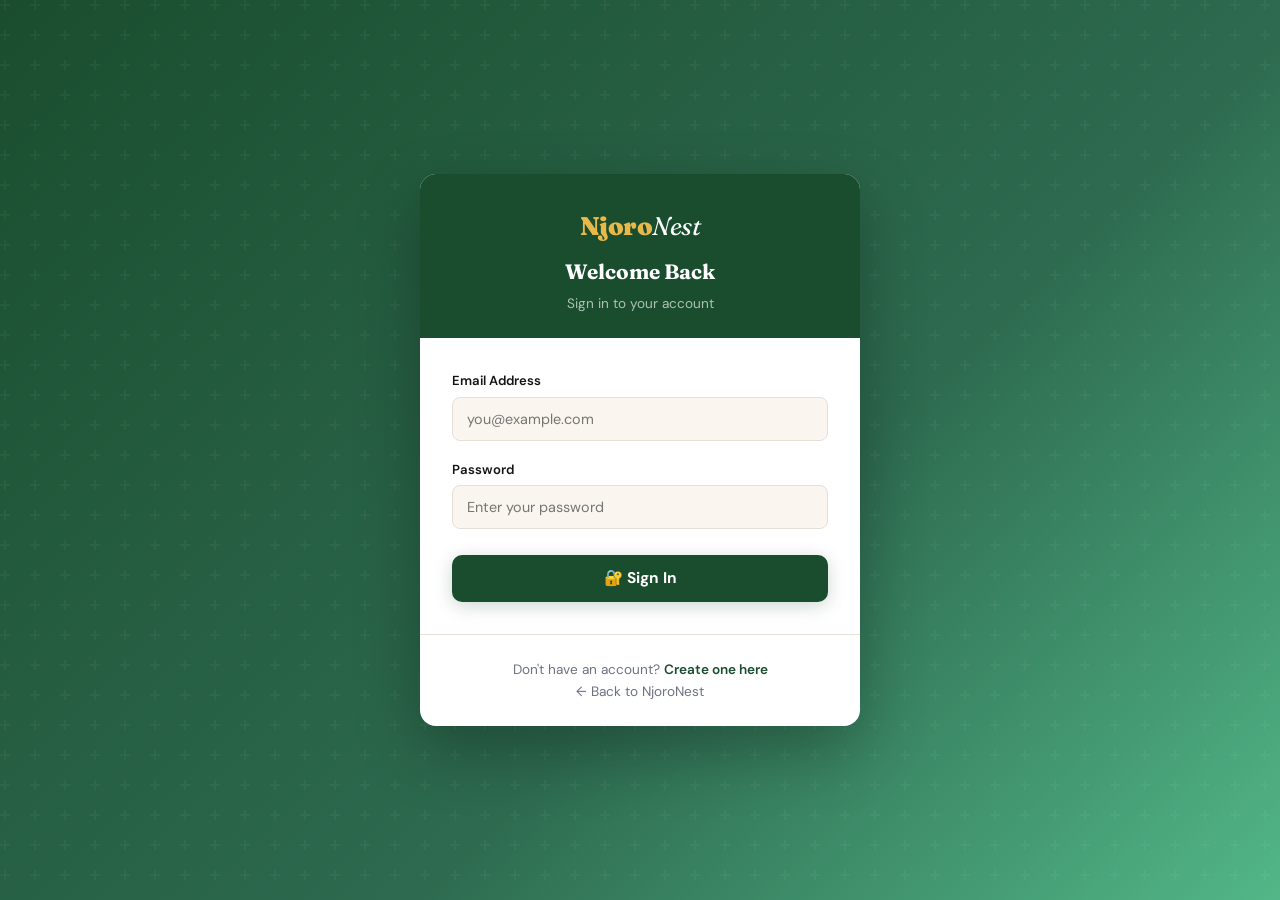
<file: login.html>
<!DOCTYPE html>
<html lang="en">
<head>
  <meta charset="UTF-8" />
  <meta name="viewport" content="width=device-width, initial-scale=1.0" />
  <title>Login — NjoroNest</title>
  <meta name="description" content="Log in to your NjoroNest account to manage rooms, bookings, and reviews." />
  <link rel="preconnect" href="https://fonts.googleapis.com" />
  <link href="https://fonts.googleapis.com/css2?family=Fraunces:ital,wght@0,400;0,700;0,900;1,400&family=DM+Sans:wght@300;400;500;600&display=swap" rel="stylesheet" />
  <link rel="stylesheet" href="styles.css" />
</head>
<body>

<div class="auth-container">
  <div class="auth-card">
    <!-- Header -->
    <div class="auth-card-header">
      <div class="nav-logo">Njoro<span>Nest</span></div>
      <h2>Welcome Back</h2>
      <p>Sign in to your account</p>
    </div>

    <!-- Form -->
    <form class="auth-form" id="loginForm" onsubmit="handleLogin(event)">
      <div class="auth-error" id="loginError"></div>

      <div class="form-group">
        <label for="login-email">Email Address</label>
        <input type="email" id="login-email" class="form-control" placeholder="you@example.com" required />
      </div>

      <div class="form-group">
        <label for="login-password">Password</label>
        <input type="password" id="login-password" class="form-control" placeholder="Enter your password" required />
      </div>

      <button type="submit" class="auth-submit" id="loginBtn">🔐 Sign In</button>
    </form>

    <!-- Footer -->
    <div class="auth-footer">
      Don't have an account? <a href="register.html">Create one here</a>
      <br><a href="index.html" style="font-weight:400; color: var(--muted);">← Back to NjoroNest</a>
    </div>
  </div>
</div>

<script>
const API = 'https://eger-backend.onrender.com/api';

async function handleLogin(e) {
  e.preventDefault();
  const errorEl = document.getElementById('loginError');
  const btn     = document.getElementById('loginBtn');
  errorEl.classList.remove('show');

  const email    = document.getElementById('login-email').value.trim();
  const password = document.getElementById('login-password').value;

  if (!email || !password) {
    errorEl.textContent = 'Please fill in all fields.';
    errorEl.classList.add('show');
    return;
  }

  btn.textContent = 'Signing in...';
  btn.disabled = true;

  try {
    const res  = await fetch(`${API}/auth/login`, {
      method: 'POST',
      headers: { 'Content-Type': 'application/json' },
      body: JSON.stringify({ email, password })
    });
    const data = await res.json();

    if (!data.success) {
      errorEl.textContent = data.message || 'Login failed.';
      errorEl.classList.add('show');
      return;
    }

    // Store token and user in localStorage
    localStorage.setItem('njoronest_token', data.token);
    localStorage.setItem('njoronest_user', JSON.stringify(data.user));

    // Redirect based on role
    const role = data.user.role;
    if (role === 'admin')    window.location.href = 'admin-dashboard.html';
    else if (role === 'landlord') window.location.href = 'landlord-dashboard.html';
    else                          window.location.href = 'student-dashboard.html';

  } catch (err) {
    errorEl.textContent = 'Could not connect to server. Is it running?';
    errorEl.classList.add('show');
  } finally {
    btn.textContent = '🔐 Sign In';
    btn.disabled = false;
  }
}

// If already logged in, redirect to dashboard
(function checkAuth() {
  const user = JSON.parse(localStorage.getItem('njoronest_user') || 'null');
  if (user && localStorage.getItem('njoronest_token')) {
    if (user.role === 'admin')    window.location.href = 'admin-dashboard.html';
    else if (user.role === 'landlord') window.location.href = 'landlord-dashboard.html';
    else                               window.location.href = 'student-dashboard.html';
  }
})();
</script>

</body>
</html>
</file>
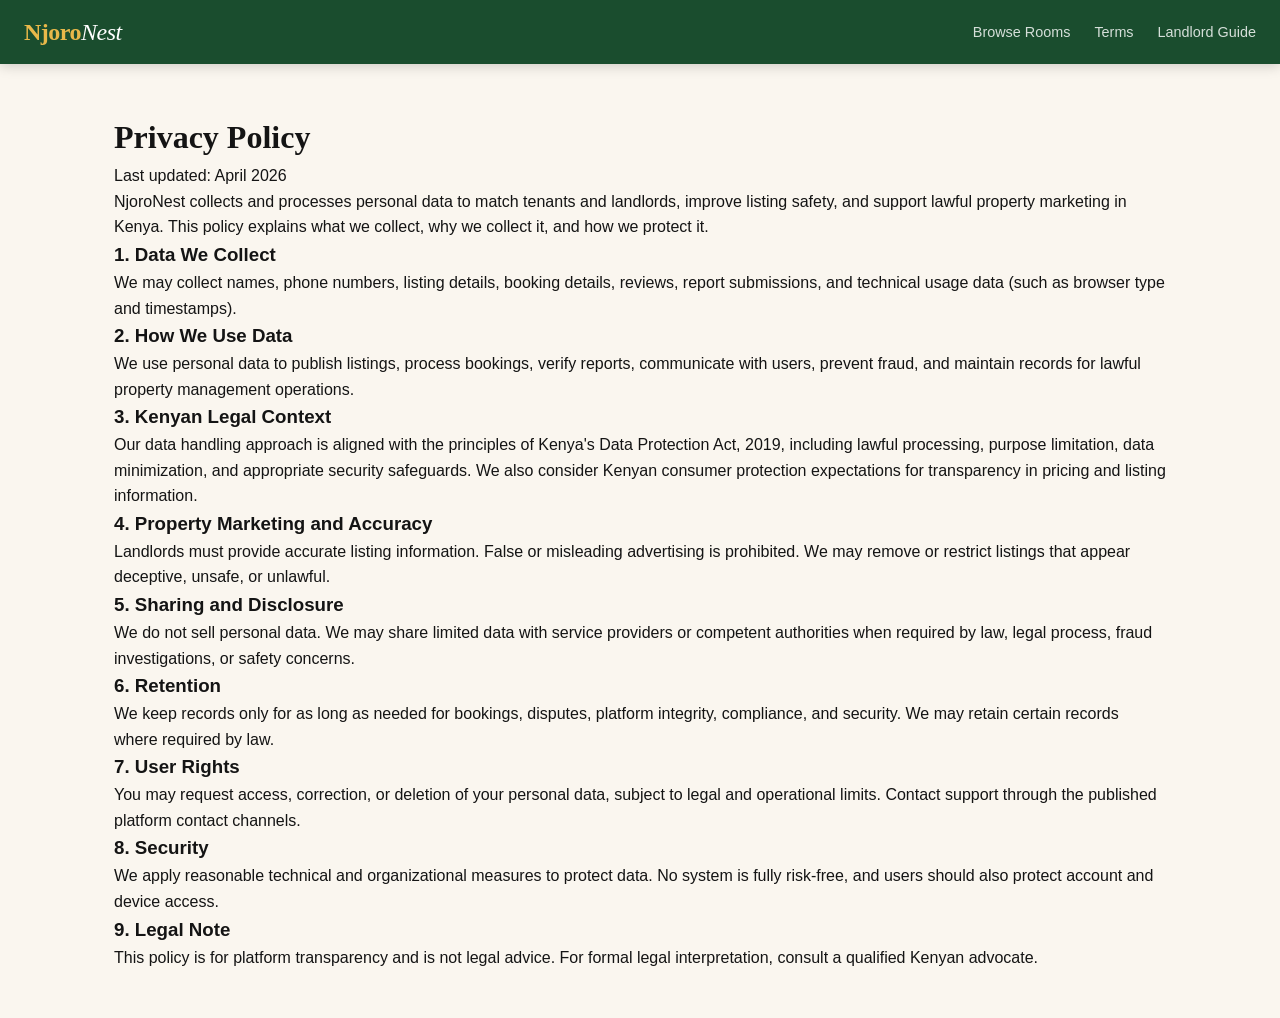
<file: privacy-policy.html>
<!DOCTYPE html>
<html lang="en">
<head>
  <meta charset="UTF-8" />
  <meta name="viewport" content="width=device-width, initial-scale=1.0" />
  <title>NjoroNest Privacy Policy</title>
  <link rel="stylesheet" href="styles.css" />
</head>
<body class="legal-page">
  <nav>
    <div class="nav-logo">Njoro<span>Nest</span></div>
    <ul class="nav-links">
      <li><a href="index.html#listings">Browse Rooms</a></li>
      <li><a href="terms-of-service.html">Terms</a></li>
      <li><a href="landlord-guide.html">Landlord Guide</a></li>
    </ul>
  </nav>

  <section class="section">
    <div class="container">
      <div class="legal-wrap">
      <h1 class="section-title">Privacy Policy</h1>
      <p class="legal-updated">Last updated: April 2026</p>

      <p>NjoroNest collects and processes personal data to match tenants and landlords, improve listing safety, and support lawful property marketing in Kenya. This policy explains what we collect, why we collect it, and how we protect it.</p>

      <h3>1. Data We Collect</h3>
      <p>We may collect names, phone numbers, listing details, booking details, reviews, report submissions, and technical usage data (such as browser type and timestamps).</p>

      <h3>2. How We Use Data</h3>
      <p>We use personal data to publish listings, process bookings, verify reports, communicate with users, prevent fraud, and maintain records for lawful property management operations.</p>

      <h3>3. Kenyan Legal Context</h3>
      <p>Our data handling approach is aligned with the principles of Kenya's Data Protection Act, 2019, including lawful processing, purpose limitation, data minimization, and appropriate security safeguards. We also consider Kenyan consumer protection expectations for transparency in pricing and listing information.</p>

      <h3>4. Property Marketing and Accuracy</h3>
      <p>Landlords must provide accurate listing information. False or misleading advertising is prohibited. We may remove or restrict listings that appear deceptive, unsafe, or unlawful.</p>

      <h3>5. Sharing and Disclosure</h3>
      <p>We do not sell personal data. We may share limited data with service providers or competent authorities when required by law, legal process, fraud investigations, or safety concerns.</p>

      <h3>6. Retention</h3>
      <p>We keep records only for as long as needed for bookings, disputes, platform integrity, compliance, and security. We may retain certain records where required by law.</p>

      <h3>7. User Rights</h3>
      <p>You may request access, correction, or deletion of your personal data, subject to legal and operational limits. Contact support through the published platform contact channels.</p>

      <h3>8. Security</h3>
      <p>We apply reasonable technical and organizational measures to protect data. No system is fully risk-free, and users should also protect account and device access.</p>

      <h3>9. Legal Note</h3>
      <p>This policy is for platform transparency and is not legal advice. For formal legal interpretation, consult a qualified Kenyan advocate.</p>
      </div>
    </div>
  </section>
</body>
</html>
</file>
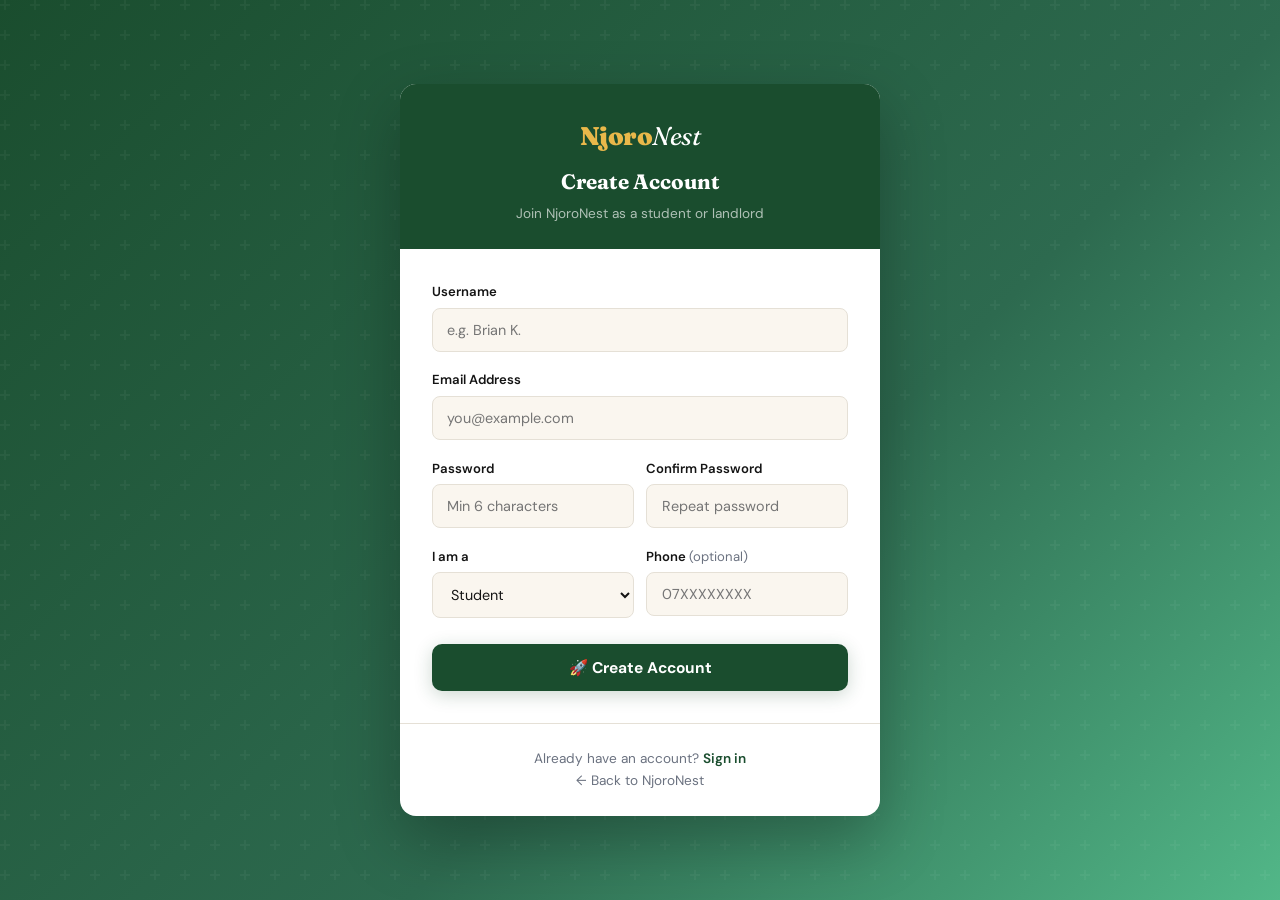
<file: register.html>
<!DOCTYPE html>
<html lang="en">
<head>
  <meta charset="UTF-8" />
  <meta name="viewport" content="width=device-width, initial-scale=1.0" />
  <title>Register — NjoroNest</title>
  <meta name="description" content="Create a NjoroNest account to browse rooms, list properties, or manage the platform." />
  <link rel="preconnect" href="https://fonts.googleapis.com" />
  <link href="https://fonts.googleapis.com/css2?family=Fraunces:ital,wght@0,400;0,700;0,900;1,400&family=DM+Sans:wght@300;400;500;600&display=swap" rel="stylesheet" />
  <link rel="stylesheet" href="styles.css" />
</head>
<body>

<div class="auth-container">
  <div class="auth-card" style="max-width:480px;">
    <!-- Header -->
    <div class="auth-card-header">
      <div class="nav-logo">Njoro<span>Nest</span></div>
      <h2>Create Account</h2>
      <p>Join NjoroNest as a student or landlord</p>
    </div>

    <!-- Form -->
    <form class="auth-form" id="registerForm" onsubmit="handleRegister(event)">
      <div class="auth-error" id="registerError"></div>

      <div class="form-group">
        <label for="reg-username">Username</label>
        <input type="text" id="reg-username" class="form-control" placeholder="e.g. Brian K." required />
      </div>

      <div class="form-group">
        <label for="reg-email">Email Address</label>
        <input type="email" id="reg-email" class="form-control" placeholder="you@example.com" required />
      </div>

      <div class="form-row">
        <div class="form-group">
          <label for="reg-password">Password</label>
          <input type="password" id="reg-password" class="form-control" placeholder="Min 6 characters" required minlength="6" />
        </div>
        <div class="form-group">
          <label for="reg-confirm">Confirm Password</label>
          <input type="password" id="reg-confirm" class="form-control" placeholder="Repeat password" required />
        </div>
      </div>

      <div class="form-row">
        <div class="form-group">
          <label for="reg-role">I am a</label>
          <select id="reg-role" class="form-control" required>
            <option value="student">Student</option>
            <option value="landlord">Landlord</option>
          </select>
        </div>
        <div class="form-group">
          <label for="reg-phone">Phone <span style="font-weight:400;color:var(--muted)">(optional)</span></label>
          <input type="tel" id="reg-phone" class="form-control" placeholder="07XXXXXXXX" />
        </div>
      </div>

      <button type="submit" class="auth-submit" id="registerBtn">🚀 Create Account</button>
    </form>

    <!-- Footer -->
    <div class="auth-footer">
      Already have an account? <a href="login.html">Sign in</a>
      <br><a href="index.html" style="font-weight:400; color: var(--muted);">← Back to NjoroNest</a>
    </div>
  </div>
</div>

<script>
const API = 'http://localhost:5000/api';

async function handleRegister(e) {
  e.preventDefault();
  const errorEl = document.getElementById('registerError');
  const btn     = document.getElementById('registerBtn');
  errorEl.classList.remove('show');

  const username = document.getElementById('reg-username').value.trim();
  const email    = document.getElementById('reg-email').value.trim();
  const password = document.getElementById('reg-password').value;
  const confirm  = document.getElementById('reg-confirm').value;
  const role     = document.getElementById('reg-role').value;
  const phone    = document.getElementById('reg-phone').value.trim();

  // Validate
  if (!username || !email || !password || !confirm) {
    errorEl.textContent = 'Please fill in all required fields.';
    errorEl.classList.add('show');
    return;
  }
  if (password.length < 6) {
    errorEl.textContent = 'Password must be at least 6 characters.';
    errorEl.classList.add('show');
    return;
  }
  if (password !== confirm) {
    errorEl.textContent = 'Passwords do not match.';
    errorEl.classList.add('show');
    return;
  }

  btn.textContent = 'Creating account...';
  btn.disabled = true;

  try {
    const res  = await fetch(`${API}/auth/register`, {
      method: 'POST',
      headers: { 'Content-Type': 'application/json' },
      body: JSON.stringify({ username, email, password, role, phone: phone || undefined })
    });
    const data = await res.json();

    if (!data.success) {
      errorEl.textContent = data.message || 'Registration failed.';
      errorEl.classList.add('show');
      return;
    }

    // Success — redirect to login
    window.location.href = 'login.html?registered=1';

  } catch (err) {
    errorEl.textContent = 'Could not connect to server. Is it running?';
    errorEl.classList.add('show');
  } finally {
    btn.textContent = '🚀 Create Account';
    btn.disabled = false;
  }
}
</script>

</body>
</html>
</file>
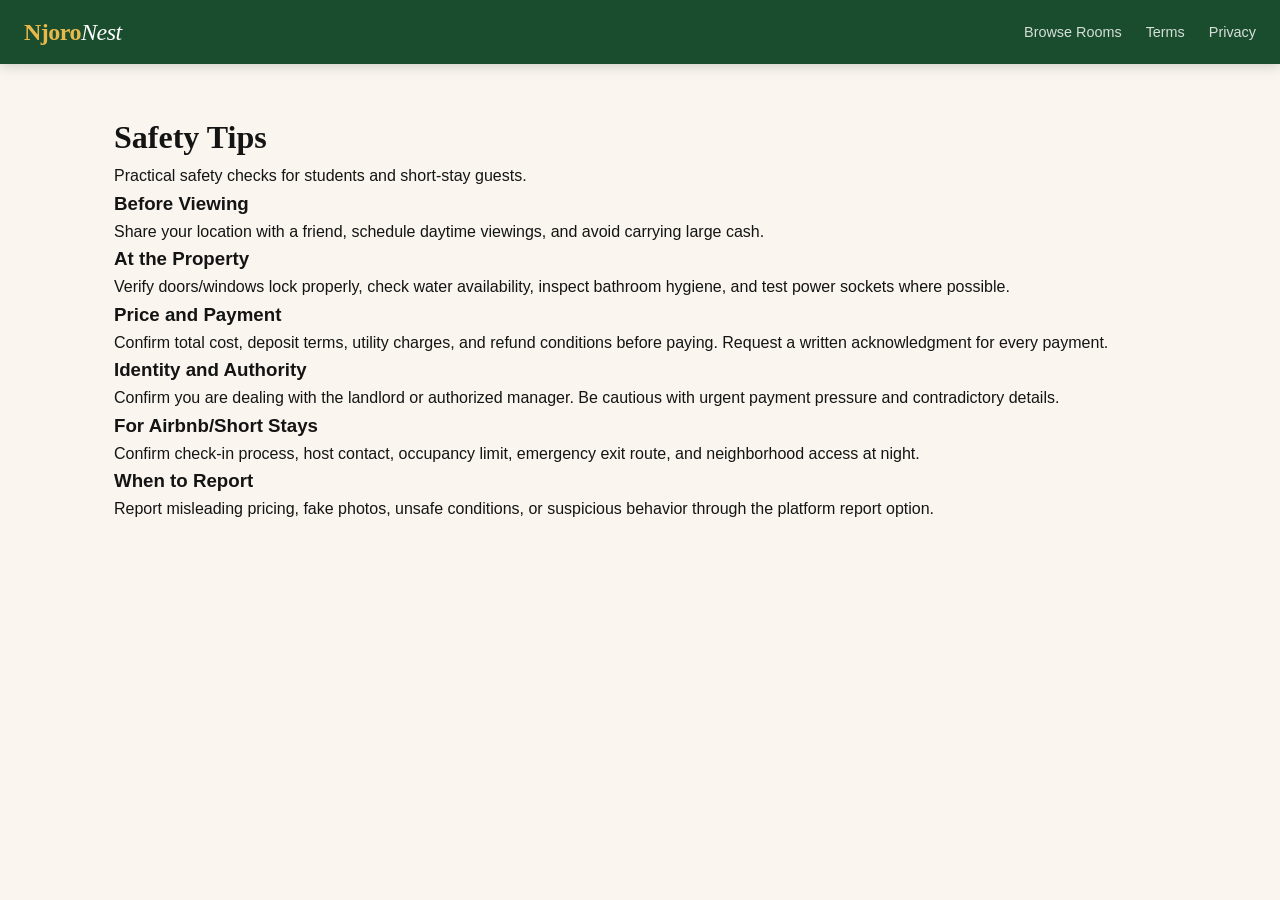
<file: safety-tips.html>
<!DOCTYPE html>
<html lang="en">
<head>
  <meta charset="UTF-8" />
  <meta name="viewport" content="width=device-width, initial-scale=1.0" />
  <title>NjoroNest Safety Tips</title>
  <link rel="stylesheet" href="styles.css" />
</head>
<body class="legal-page">
  <nav>
    <div class="nav-logo">Njoro<span>Nest</span></div>
    <ul class="nav-links">
      <li><a href="index.html#listings">Browse Rooms</a></li>
      <li><a href="terms-of-service.html">Terms</a></li>
      <li><a href="privacy-policy.html">Privacy</a></li>
    </ul>
  </nav>

  <section class="section">
    <div class="container">
      <div class="legal-wrap">
      <h1 class="section-title">Safety Tips</h1>
      <p class="legal-updated">Practical safety checks for students and short-stay guests.</p>

      <h3>Before Viewing</h3>
      <p>Share your location with a friend, schedule daytime viewings, and avoid carrying large cash.</p>

      <h3>At the Property</h3>
      <p>Verify doors/windows lock properly, check water availability, inspect bathroom hygiene, and test power sockets where possible.</p>

      <h3>Price and Payment</h3>
      <p>Confirm total cost, deposit terms, utility charges, and refund conditions before paying. Request a written acknowledgment for every payment.</p>

      <h3>Identity and Authority</h3>
      <p>Confirm you are dealing with the landlord or authorized manager. Be cautious with urgent payment pressure and contradictory details.</p>

      <h3>For Airbnb/Short Stays</h3>
      <p>Confirm check-in process, host contact, occupancy limit, emergency exit route, and neighborhood access at night.</p>

      <h3>When to Report</h3>
      <p>Report misleading pricing, fake photos, unsafe conditions, or suspicious behavior through the platform report option.</p>
      </div>
    </div>
  </section>
</body>
</html>
</file>
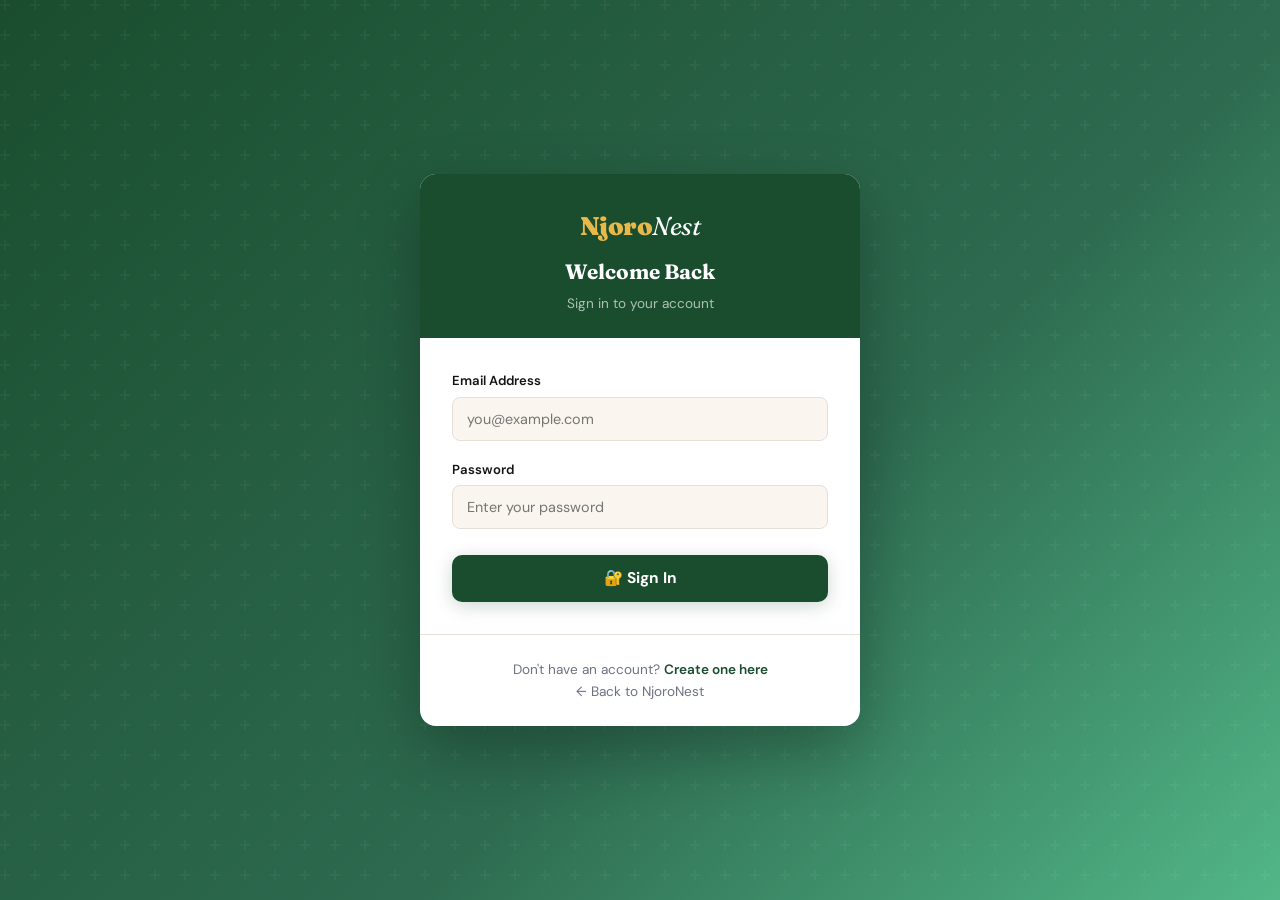
<file: student-dashboard.html>
<!DOCTYPE html>
<html lang="en">
<head>
  <meta charset="UTF-8" />
  <meta name="viewport" content="width=device-width, initial-scale=1.0" />
  <title>Student Dashboard — NjoroNest</title>
  <meta name="description" content="Your personalized NjoroNest student dashboard. Browse rooms, post reviews, and manage your account." />
  <link rel="preconnect" href="https://fonts.googleapis.com" />
  <link href="https://fonts.googleapis.com/css2?family=Fraunces:ital,wght@0,400;0,700;0,900;1,400&family=DM+Sans:wght@300;400;500;600&display=swap" rel="stylesheet" />
  <link rel="stylesheet" href="styles.css" />
</head>
<body>
<div class="dash-layout">

  <!-- ── HEADER ──────────────────────────────────────────────── -->
  <header class="dash-header">
    <div class="dash-header-left">
      <a href="index.html" class="nav-logo">Njoro<span>Nest</span></a>
      <span class="dash-role-badge">Student</span>
    </div>
    <div class="dash-header-right">
      <div class="dash-user-info">
        👋 <strong id="dashUsername">Student</strong>
      </div>
      <a href="index.html" class="btn-logout" style="background:rgba(255,255,255,0.08); border-color:rgba(255,255,255,0.12);">Browse Rooms</a>
      <button class="btn-logout" onclick="logout()">Logout</button>
    </div>
  </header>

  <!-- ── CONTENT ─────────────────────────────────────────────── -->
  <div class="dash-content">
    <div class="dash-welcome">
      <h1>Welcome, <span id="welcomeName">Student</span> 🎓</h1>
      <p>Browse verified rooms near Egerton University. Click any room to view details and post reviews.</p>
    </div>

    <!-- Stats -->
    <div class="dash-stats">
      <div class="dash-stat-card">
        <div class="dash-stat-num" id="statRooms">0</div>
        <div class="dash-stat-label">Rooms Available</div>
      </div>
      <div class="dash-stat-card">
        <div class="dash-stat-num" id="statLandlords">0</div>
        <div class="dash-stat-label">Landlords</div>
      </div>
      <div class="dash-stat-card">
        <div class="dash-stat-num">Free</div>
        <div class="dash-stat-label">To Browse</div>
      </div>
    </div>

    <!-- Room Listings -->
    <div class="dash-section">
      <h2>Available Rooms <span id="roomCount" style="font-size:.85rem;color:var(--muted);font-weight:400;"></span></h2>
      <div class="listings-grid" id="listingsGrid"></div>
      <div class="dash-empty" id="emptyState" style="display:none;">
        <div style="font-size:2.5rem;margin-bottom:0.7rem;">🔍</div>
        <p>No rooms found. Try adjusting your search.</p>
      </div>
    </div>
  </div>
</div>

<!-- ── DETAIL MODAL (reuse from index.html) ───────────────────── -->
<div class="modal-overlay" id="detailModal" onclick="closeDetailModal(event)">
  <div class="modal" id="detailModalInner">
    <div class="modal-header">
      <h3 id="modalTitle">Room Title</h3>
      <button class="modal-close" onclick="closeModal('detailModal')">✕</button>
    </div>
    <div class="modal-body">
      <div class="modal-photo" id="modalPhoto"></div>
      <div class="modal-price" id="modalPrice"></div>
      <div class="detail-grid" id="modalDetails"></div>
      <p class="modal-desc" id="modalDesc"></p>
      <div class="modal-actions" id="modalActions"></div>
      <div class="reviews-section">
        <div class="reviews-header">
          <h4 class="reviews-title">Student Reviews</h4>
          <div class="reviews-avg" id="reviewsAvg"></div>
        </div>
        <div class="review-form">
          <div class="review-form-title">Leave a Review</div>
          <div class="star-picker" id="starPicker">
            <span class="star-pick" data-val="1" onclick="setReviewStar(1)">★</span>
            <span class="star-pick" data-val="2" onclick="setReviewStar(2)">★</span>
            <span class="star-pick" data-val="3" onclick="setReviewStar(3)">★</span>
            <span class="star-pick" data-val="4" onclick="setReviewStar(4)">★</span>
            <span class="star-pick" data-val="5" onclick="setReviewStar(5)">★</span>
          </div>
          <input type="text" class="form-control" id="reviewName" placeholder="Your name (e.g. Brian K.)" style="margin-bottom:.6rem" />
          <textarea class="form-control" id="reviewComment" rows="2" placeholder="Share your experience..." style="margin-bottom:.7rem"></textarea>
          <button class="review-submit-btn" onclick="submitReview()">Post Review</button>
        </div>
        <div id="reviewsList"></div>
      </div>
    </div>
  </div>
</div>

<!-- Booking Modal -->
<div class="modal-overlay" id="bookingModal" onclick="closeDetailModal(event)">
  <div class="modal">
    <div class="modal-header">
      <h3 id="bookingModalTitle">Book Airbnb Unit</h3>
      <button class="modal-close" onclick="closeModal('bookingModal')">✕</button>
    </div>
    <div class="modal-body">
      <p style="font-size:0.85rem;color:var(--muted);margin-bottom:1rem;" id="bookingModalMeta"></p>
      <div class="form-group">
        <label>Your Full Name</label>
        <input type="text" id="bk-name" class="form-control" placeholder="e.g. Mercy W." />
      </div>
      <div class="form-group">
        <label>Phone Number</label>
        <input type="tel" id="bk-phone" class="form-control" placeholder="07XXXXXXXX" />
      </div>
      <div class="form-row">
        <div class="form-group">
          <label>Stay (days / nights)</label>
          <input type="number" min="1" id="bk-days" class="form-control" value="1" />
        </div>
        <div class="form-group">
          <label>Check-in Date</label>
          <input type="date" id="bk-checkin" class="form-control" />
        </div>
      </div>
      <button class="submit-btn" onclick="submitBookingFromModal()">Confirm Booking</button>
    </div>
  </div>
</div>

<div class="toast" id="toast"></div>

<script src="script.js"></script>
<script>
// ── AUTH GUARD ────────────────────────────────────────────────
(function() {
  const user = JSON.parse(localStorage.getItem('njoronest_user') || 'null');
  const token = localStorage.getItem('njoronest_token');
  if (!user || !token || user.role !== 'student') {
    window.location.href = 'login.html';
    return;
  }
  document.getElementById('dashUsername').textContent = user.username;
  document.getElementById('welcomeName').textContent = user.username;
})();
</script>

</body>
</html>
</file>
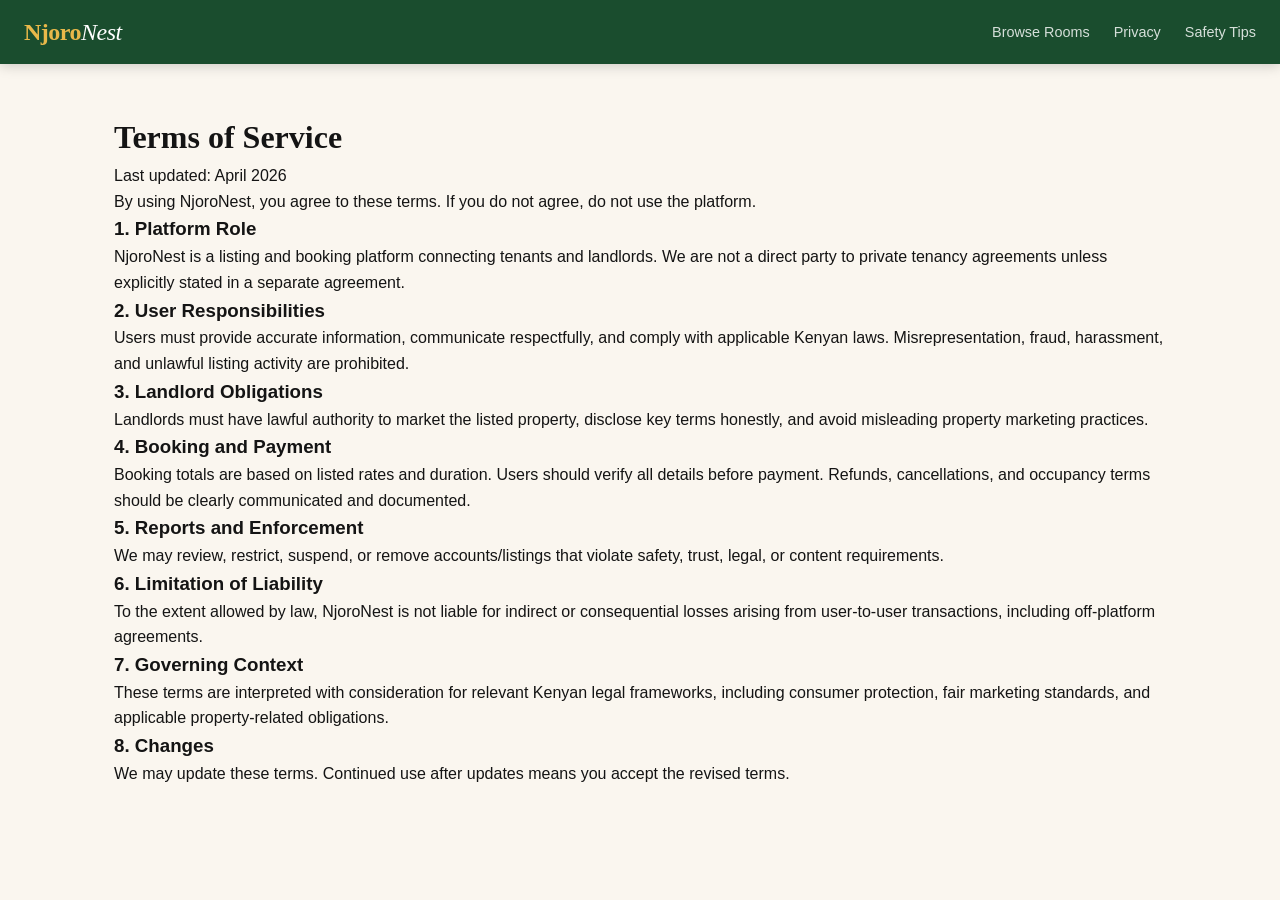
<file: terms-of-service.html>
<!DOCTYPE html>
<html lang="en">
<head>
  <meta charset="UTF-8" />
  <meta name="viewport" content="width=device-width, initial-scale=1.0" />
  <title>NjoroNest Terms of Service</title>
  <link rel="stylesheet" href="styles.css" />
</head>
<body class="legal-page">
  <nav>
    <div class="nav-logo">Njoro<span>Nest</span></div>
    <ul class="nav-links">
      <li><a href="index.html#listings">Browse Rooms</a></li>
      <li><a href="privacy-policy.html">Privacy</a></li>
      <li><a href="safety-tips.html">Safety Tips</a></li>
    </ul>
  </nav>

  <section class="section">
    <div class="container">
      <div class="legal-wrap">
      <h1 class="section-title">Terms of Service</h1>
      <p class="legal-updated">Last updated: April 2026</p>

      <p>By using NjoroNest, you agree to these terms. If you do not agree, do not use the platform.</p>

      <h3>1. Platform Role</h3>
      <p>NjoroNest is a listing and booking platform connecting tenants and landlords. We are not a direct party to private tenancy agreements unless explicitly stated in a separate agreement.</p>

      <h3>2. User Responsibilities</h3>
      <p>Users must provide accurate information, communicate respectfully, and comply with applicable Kenyan laws. Misrepresentation, fraud, harassment, and unlawful listing activity are prohibited.</p>

      <h3>3. Landlord Obligations</h3>
      <p>Landlords must have lawful authority to market the listed property, disclose key terms honestly, and avoid misleading property marketing practices.</p>

      <h3>4. Booking and Payment</h3>
      <p>Booking totals are based on listed rates and duration. Users should verify all details before payment. Refunds, cancellations, and occupancy terms should be clearly communicated and documented.</p>

      <h3>5. Reports and Enforcement</h3>
      <p>We may review, restrict, suspend, or remove accounts/listings that violate safety, trust, legal, or content requirements.</p>

      <h3>6. Limitation of Liability</h3>
      <p>To the extent allowed by law, NjoroNest is not liable for indirect or consequential losses arising from user-to-user transactions, including off-platform agreements.</p>

      <h3>7. Governing Context</h3>
      <p>These terms are interpreted with consideration for relevant Kenyan legal frameworks, including consumer protection, fair marketing standards, and applicable property-related obligations.</p>

      <h3>8. Changes</h3>
      <p>We may update these terms. Continued use after updates means you accept the revised terms.</p>
      </div>
    </div>
  </section>
</body>
</html>
</file>
<file: styles.css>
/* ─── TOKENS ─────────────────────────────────────────────── */
:root {
  --green:   #1a4d2e;
  --green2:  #2d6a4f;
  --gold:    #e9b84a;
  --gold2:   #f5d78e;
  --cream:   #faf6ef;
  --dark:    #141414;
  --muted:   #6b7280;
  --border:  #e5e0d6;
  --card-bg: #ffffff;
  --radius:  12px;
  --shadow:  0 2px 16px rgba(26,77,46,0.10);
  --font-display: 'Fraunces', Georgia, serif;
  --font-body:    'DM Sans', sans-serif;
  --transition: 0.22s cubic-bezier(.4,0,.2,1);
}

/* ─── RESET ──────────────────────────────────────────────── */
*, *::before, *::after { box-sizing: border-box; margin: 0; padding: 0; }
html { scroll-behavior: smooth; }
body {
  font-family: var(--font-body);
  background: var(--cream);
  color: var(--dark);
  min-height: 100vh;
  line-height: 1.6;
}
img { max-width: 100%; display: block; }
a { text-decoration: none; color: inherit; }
button, input, select, textarea { font-family: inherit; }

/* ─── NAV ────────────────────────────────────────────────── */
nav {
  position: sticky;
  top: 0;
  z-index: 100;
  background: var(--green);
  padding: 0 1.5rem;
  display: flex;
  align-items: center;
  justify-content: space-between;
  height: 64px;
  box-shadow: 0 2px 12px rgba(0,0,0,0.18);
}
.nav-logo {
  font-family: var(--font-display);
  font-weight: 900;
  font-size: 1.5rem;
  color: var(--gold);
  letter-spacing: -0.5px;
}
.nav-logo span { color: #fff; font-weight: 400; font-style: italic; }
.nav-links {
  display: flex;
  gap: 1.5rem;
  align-items: center;
  list-style: none;
}
.nav-links a {
  color: rgba(255,255,255,0.82);
  font-size: 0.9rem;
  font-weight: 500;
  transition: color var(--transition);
}
.nav-links a:hover { color: var(--gold); }
.nav-cta {
  background: var(--gold);
  color: var(--green) !important;
  font-weight: 600 !important;
  padding: 0.45rem 1.1rem;
  border-radius: 50px;
  font-size: 0.85rem !important;
  transition: background var(--transition), transform var(--transition) !important;
}
.nav-cta:hover { background: var(--gold2) !important; transform: translateY(-1px); }

/* hamburger */
.hamburger {
  display: none;
  flex-direction: column;
  gap: 5px;
  cursor: pointer;
  background: none;
  border: none;
  padding: 4px;
}
.hamburger span {
  display: block;
  width: 24px;
  height: 2px;
  background: #fff;
  border-radius: 2px;
  transition: var(--transition);
}
.mobile-menu {
  display: none;
  position: fixed;
  top: 64px;
  left: 0; right: 0;
  background: var(--green);
  padding: 1.5rem;
  z-index: 99;
  border-top: 1px solid rgba(255,255,255,0.1);
  flex-direction: column;
  gap: 1rem;
}
.mobile-menu.open { display: flex; }
.mobile-menu a {
  color: rgba(255,255,255,0.85);
  font-size: 1rem;
  font-weight: 500;
  padding: 0.5rem 0;
  border-bottom: 1px solid rgba(255,255,255,0.08);
}
.mobile-menu .nav-cta {
  color: var(--green) !important;
  text-align: center;
  padding: 0.7rem;
  border-radius: 50px;
}

/* ─── HERO ───────────────────────────────────────────────── */
.hero {
  background: linear-gradient(135deg, var(--green) 0%, var(--green2) 60%, #52b788 100%);
  padding: 4rem 1.5rem 5rem;
  text-align: center;
  position: relative;
  overflow: hidden;
}
.hero::before {
  content: '';
  position: absolute;
  inset: 0;
  background: url("data:image/svg+xml,%3Csvg width='60' height='60' viewBox='0 0 60 60' xmlns='http://www.w3.org/2000/svg'%3E%3Cg fill='none' fill-rule='evenodd'%3E%3Cg fill='%23ffffff' fill-opacity='0.04'%3E%3Cpath d='M36 34v-4h-2v4h-4v2h4v4h2v-4h4v-2h-4zm0-30V0h-2v4h-4v2h4v4h2V6h4V4h-4zM6 34v-4H4v4H0v2h4v4h2v-4h4v-2H6zM6 4V0H4v4H0v2h4v4h2V6h4V4H6z'/%3E%3C/g%3E%3C/g%3E%3C/svg%3E");
}
.hero-badge {
  display: inline-block;
  background: rgba(233,184,74,0.18);
  border: 1px solid rgba(233,184,74,0.4);
  color: var(--gold);
  font-size: 0.78rem;
  font-weight: 600;
  letter-spacing: 1.5px;
  text-transform: uppercase;
  padding: 0.35rem 1rem;
  border-radius: 50px;
  margin-bottom: 1.2rem;
  animation: fadeDown 0.6s ease both;
}
.hero h1 {
  font-family: var(--font-display);
  font-size: clamp(2.2rem, 6vw, 3.8rem);
  font-weight: 900;
  color: #fff;
  line-height: 1.1;
  margin-bottom: 1rem;
  animation: fadeDown 0.7s 0.1s ease both;
}
.hero h1 em { font-style: italic; color: var(--gold); }
.hero p {
  color: rgba(255,255,255,0.78);
  font-size: clamp(1rem, 2.5vw, 1.15rem);
  max-width: 480px;
  margin: 0 auto 2.2rem;
  animation: fadeDown 0.7s 0.2s ease both;
}

/* search bar */
.search-bar {
  display: flex;
  max-width: 540px;
  margin: 0 auto;
  background: #fff;
  border-radius: 50px;
  overflow: hidden;
  box-shadow: 0 8px 32px rgba(0,0,0,0.22);
  animation: fadeDown 0.7s 0.3s ease both;
}
.search-bar input {
  flex: 1;
  padding: 0.9rem 1.3rem;
  border: none;
  outline: none;
  font-size: 0.95rem;
  color: var(--dark);
  background: transparent;
}
.search-bar input::placeholder { color: var(--muted); }
.search-bar button {
  background: var(--gold);
  color: var(--green);
  border: none;
  padding: 0.9rem 1.5rem;
  font-weight: 700;
  font-size: 0.9rem;
  cursor: pointer;
  border-radius: 0 50px 50px 0;
  transition: background var(--transition);
  white-space: nowrap;
}
.search-bar button:hover { background: var(--gold2); }

/* stats strip */
.stats-strip {
  display: flex;
  justify-content: center;
  gap: 2.5rem;
  margin-top: 3rem;
  flex-wrap: wrap;
  animation: fadeDown 0.7s 0.4s ease both;
}
.stat { text-align: center; }
.stat-num {
  font-family: var(--font-display);
  font-size: 1.8rem;
  font-weight: 900;
  color: var(--gold);
  line-height: 1;
}
.stat-label {
  font-size: 0.78rem;
  color: rgba(255,255,255,0.6);
  text-transform: uppercase;
  letter-spacing: 0.8px;
  margin-top: 0.2rem;
}

/* ─── FILTERS ────────────────────────────────────────────── */
.filters-wrap {
  background: #fff;
  border-bottom: 1px solid var(--border);
  padding: 1rem 1.5rem;
  display: flex;
  gap: 0.75rem;
  align-items: center;
  overflow-x: auto;
  scrollbar-width: none;
}
.filters-wrap::-webkit-scrollbar { display: none; }
.filter-label {
  font-size: 0.8rem;
  font-weight: 600;
  color: var(--muted);
  white-space: nowrap;
  text-transform: uppercase;
  letter-spacing: 0.8px;
}
.filter-btn {
  background: var(--cream);
  border: 1.5px solid var(--border);
  color: var(--dark);
  padding: 0.4rem 1rem;
  border-radius: 50px;
  font-size: 0.83rem;
  font-weight: 500;
  cursor: pointer;
  white-space: nowrap;
  transition: all var(--transition);
}
.filter-btn:hover, .filter-btn.active {
  background: var(--green);
  border-color: var(--green);
  color: #fff;
}
.filter-select {
  border: 1.5px solid var(--border);
  background: var(--cream);
  color: var(--dark);
  padding: 0.4rem 0.8rem;
  border-radius: 50px;
  font-size: 0.83rem;
  font-weight: 500;
  cursor: pointer;
  outline: none;
  transition: border-color var(--transition);
}
.filter-select:focus { border-color: var(--green); }

/* ─── MAIN CONTENT ───────────────────────────────────────── */
.container { max-width: 1100px; margin: 0 auto; padding: 0 1.5rem; }
.section { padding: 3rem 0; }
.section-header {
  display: flex;
  align-items: baseline;
  justify-content: space-between;
  margin-bottom: 1.8rem;
  gap: 1rem;
  flex-wrap: wrap;
}
.section-title {
  font-family: var(--font-display);
  font-size: clamp(1.5rem, 3vw, 2rem);
  font-weight: 700;
  color: var(--dark);
}
.section-link {
  font-size: 0.88rem;
  font-weight: 600;
  color: var(--green2);
  border-bottom: 2px solid var(--gold);
  padding-bottom: 1px;
  transition: color var(--transition);
}
.section-link:hover { color: var(--green); }

/* ─── LISTINGS GRID ──────────────────────────────────────── */
.listings-grid {
  display: grid;
  grid-template-columns: repeat(auto-fill, minmax(280px, 1fr));
  gap: 1.3rem;
}
.room-card {
  background: var(--card-bg);
  border-radius: var(--radius);
  overflow: hidden;
  box-shadow: var(--shadow);
  border: 1px solid var(--border);
  transition: transform var(--transition), box-shadow var(--transition);
  cursor: pointer;
  animation: fadeUp 0.5s ease both;
}
.room-card:hover {
  transform: translateY(-4px);
  box-shadow: 0 8px 28px rgba(26,77,46,0.14);
}
.room-img {
  width: 100%;
  height: 188px;
  background: linear-gradient(135deg, #c8e6c9, #a5d6a7);
  display: flex;
  align-items: center;
  justify-content: center;
  font-size: 3rem;
  position: relative;
}
.room-badge {
  position: absolute;
  top: 10px;
  left: 10px;
  background: var(--green);
  color: #fff;
  font-size: 0.7rem;
  font-weight: 700;
  letter-spacing: 0.8px;
  text-transform: uppercase;
  padding: 0.25rem 0.6rem;
  border-radius: 50px;
}
.room-badge.new      { background: var(--gold); color: var(--green); }
.room-badge.verified { background: #059669; }
.room-body { padding: 1rem 1.1rem 1.2rem; }
.room-price {
  font-family: var(--font-display);
  font-size: 1.35rem;
  font-weight: 700;
  color: var(--green);
}
.room-price span { font-family: var(--font-body); font-size: 0.78rem; font-weight: 400; color: var(--muted); }
.room-title { font-weight: 600; font-size: 0.97rem; color: var(--dark); margin: 0.3rem 0 0.2rem; line-height: 1.35; }
.room-location { font-size: 0.82rem; color: var(--muted); display: flex; align-items: center; gap: 0.3rem; margin-bottom: 0.7rem; }
.room-tags { display: flex; flex-wrap: wrap; gap: 0.4rem; margin-bottom: 0.9rem; }
.room-tag {
  background: var(--cream);
  border: 1px solid var(--border);
  color: var(--muted);
  font-size: 0.72rem;
  font-weight: 500;
  padding: 0.2rem 0.55rem;
  border-radius: 4px;
}
.room-actions {
  display: grid;
  grid-template-columns: 1fr 1fr;
  gap: 0.4rem;
}
.btn-whatsapp {
  background: #25D366;
  color: #fff;
  border: none;
  padding: 0.45rem 0.5rem;
  border-radius: 8px;
  font-size: 0.75rem;
  font-weight: 600;
  cursor: pointer;
  transition: background var(--transition);
  display: flex;
  align-items: center;
  justify-content: center;
  gap: 0.3rem;
  white-space: nowrap;
  overflow: hidden;
  text-overflow: ellipsis;
  min-width: 0;
}
.btn-whatsapp:hover { background: #1ebe5d; }
.btn-details {
  background: var(--cream);
  color: var(--green);
  border: 1.5px solid var(--green);
  padding: 0.45rem 0.5rem;
  border-radius: 8px;
  font-size: 0.75rem;
  font-weight: 600;
  cursor: pointer;
  transition: all var(--transition);
  white-space: nowrap;
  overflow: hidden;
  text-overflow: ellipsis;
  min-width: 0;
  text-align: center;
}
.btn-details:hover { background: var(--green); color: #fff; }

/* empty state */
.empty-state { text-align: center; padding: 4rem 1rem; display: none; }
.empty-state.show { display: block; }
.empty-state .icon { font-size: 3rem; margin-bottom: 1rem; }
.empty-state p { color: var(--muted); }

/* ─── LIVE MAP ────────────────────────────────────────────── */
.map-section {
  background: #fff;
  border-top: 1px solid var(--border);
  border-bottom: 1px solid var(--border);
}
.map-subtitle {
  margin-bottom: 1rem;
  color: var(--muted);
  font-size: 0.92rem;
}
.map-controls {
  display: grid;
  grid-template-columns: minmax(220px, 2fr) repeat(3, auto);
  gap: 0.6rem;
  margin-bottom: 0.7rem;
}
.map-input {
  width: 100%;
  border: 1.5px solid var(--border);
  border-radius: 10px;
  padding: 0.7rem 0.9rem;
  font-size: 0.9rem;
  outline: none;
}
.map-input:focus {
  border-color: var(--green);
}
.map-btn {
  border: 1px solid var(--border);
  background: var(--cream);
  color: var(--dark);
  border-radius: 10px;
  padding: 0.65rem 0.9rem;
  font-size: 0.82rem;
  font-weight: 600;
  cursor: pointer;
}
.map-btn-primary {
  background: var(--green);
  border-color: var(--green);
  color: #fff;
}
.map-btn-primary:hover {
  background: var(--green2);
}
.map-btn-muted {
  background: #f6f5f2;
}
.map-status {
  font-size: 0.82rem;
  color: var(--muted);
  margin-bottom: 0.55rem;
}
.map-meta {
  display: flex;
  gap: 1.2rem;
  flex-wrap: wrap;
  font-size: 0.78rem;
  color: var(--muted);
  margin-bottom: 0.8rem;
}
.live-map {
  width: 100%;
  height: 430px;
  border: 1px solid var(--border);
  border-radius: 12px;
  overflow: hidden;
  background: #eef2f7;
}

/* ─── HOW IT WORKS ───────────────────────────────────────── */
.how-section { background: var(--green); padding: 4rem 1.5rem; text-align: center; }
.how-section .section-title { color: #fff; margin-bottom: 0.5rem; }
.how-section .sub { color: rgba(255,255,255,0.65); margin-bottom: 2.5rem; font-size: 0.95rem; }
.steps-grid {
  display: grid;
  grid-template-columns: repeat(auto-fit, minmax(200px, 1fr));
  gap: 1.5rem;
  max-width: 900px;
  margin: 0 auto;
}
.step-card {
  background: rgba(255,255,255,0.07);
  border: 1px solid rgba(255,255,255,0.12);
  border-radius: var(--radius);
  padding: 1.8rem 1.2rem;
  text-align: center;
  transition: background var(--transition);
}
.step-card:hover { background: rgba(255,255,255,0.12); }
.step-num { font-family: var(--font-display); font-size: 2.5rem; font-weight: 900; color: var(--gold); line-height: 1; margin-bottom: 0.8rem; }
.step-title { font-weight: 600; color: #fff; margin-bottom: 0.4rem; font-size: 0.97rem; }
.step-desc { font-size: 0.83rem; color: rgba(255,255,255,0.6); line-height: 1.5; }

/* ─── LIST YOUR ROOM ─────────────────────────────────────── */
.list-section { background: var(--gold2); padding: 3.5rem 1.5rem; text-align: center; }
.list-section h2 {
  font-family: var(--font-display);
  font-size: clamp(1.6rem, 4vw, 2.2rem);
  font-weight: 900;
  color: var(--green);
  margin-bottom: 0.6rem;
}
.list-section p { color: rgba(26,77,46,0.75); max-width: 480px; margin: 0 auto 2rem; font-size: 0.95rem; }
.btn-primary {
  display: inline-block;
  background: var(--green);
  color: #fff;
  padding: 0.85rem 2.2rem;
  border-radius: 50px;
  font-weight: 700;
  font-size: 0.97rem;
  border: none;
  cursor: pointer;
  transition: background var(--transition), transform var(--transition);
  box-shadow: 0 4px 18px rgba(26,77,46,0.22);
}
.btn-primary:hover { background: var(--green2); transform: translateY(-2px); }

/* ─── MODAL ──────────────────────────────────────────────── */
.modal-overlay {
  display: none;
  position: fixed;
  inset: 0;
  background: rgba(0,0,0,0.55);
  z-index: 200;
  align-items: center;
  justify-content: center;
  padding: 1rem;
  backdrop-filter: blur(3px);
}
.modal-overlay.open { display: flex; }
.modal {
  background: #fff;
  border-radius: 16px;
  max-width: 520px;
  width: 100%;
  max-height: 90vh;
  overflow-y: auto;
  box-shadow: 0 24px 64px rgba(0,0,0,0.28);
  animation: modalPop 0.3s cubic-bezier(.34,1.56,.64,1) both;
}
.modal-header {
  background: var(--green);
  padding: 1.4rem 1.5rem;
  border-radius: 16px 16px 0 0;
  display: flex;
  justify-content: space-between;
  align-items: flex-start;
}
.modal-header h3 { font-family: var(--font-display); font-weight: 700; color: #fff; font-size: 1.2rem; line-height: 1.3; }
.modal-close {
  background: rgba(255,255,255,0.15);
  border: none;
  color: #fff;
  width: 32px;
  height: 32px;
  border-radius: 50%;
  font-size: 1.1rem;
  cursor: pointer;
  display: flex;
  align-items: center;
  justify-content: center;
  flex-shrink: 0;
  margin-left: 1rem;
  transition: background var(--transition);
}
.modal-close:hover { background: rgba(255,255,255,0.25); }
.modal-body { padding: 1.5rem; }
.modal-price { font-family: var(--font-display); font-size: 2rem; font-weight: 900; color: var(--green); margin-bottom: 0.2rem; }
.modal-price span { font-family: var(--font-body); font-size: 0.9rem; color: var(--muted); font-weight: 400; }
.detail-grid { display: grid; grid-template-columns: 1fr 1fr; gap: 0.8rem; margin: 1.2rem 0; }
.detail-item { background: var(--cream); border-radius: 8px; padding: 0.7rem 0.9rem; }
.detail-item label { display: block; font-size: 0.72rem; color: var(--muted); text-transform: uppercase; letter-spacing: 0.8px; margin-bottom: 0.2rem; }
.detail-item strong { font-size: 0.92rem; font-weight: 600; color: var(--dark); }
.modal-desc { font-size: 0.9rem; color: #444; line-height: 1.7; margin-bottom: 1.2rem; }
.modal-actions { display: flex; gap: 0.7rem; flex-wrap: wrap; }
.modal-actions button, .modal-actions a {
  flex: 1;
  padding: 0.8rem;
  border-radius: 10px;
  font-weight: 600;
  font-size: 0.88rem;
  cursor: pointer;
  border: none;
  text-align: center;
  transition: all var(--transition);
}
.modal-btn-wa { background: #25D366; color: #fff; display: flex; align-items: center; justify-content: center; gap: 0.4rem; }
.modal-btn-wa:hover { background: #1ebe5d; }
.modal-btn-call { background: var(--green); color: #fff; }
.modal-btn-call:hover { background: var(--green2); }

/* ─── MODAL PHOTO ────────────────────────────────────────── */
.modal-photo {
  width: 100%;
  height: 200px;
  border-radius: 10px;
  overflow: hidden;
  margin-bottom: 1rem;
  background: linear-gradient(135deg, #c8e6c9, #a5d6a7);
  display: flex;
  align-items: center;
  justify-content: center;
  font-size: 4rem;
}
.modal-photo img {
  width: 100%;
  height: 100%;
  object-fit: cover;
}
.modal-photo-gallery {
  display: flex;
  gap: 0.5rem;
  overflow-x: auto;
  scrollbar-width: none;
  margin-bottom: 1rem;
}
.modal-photo-gallery::-webkit-scrollbar { display: none; }
.modal-photo-thumb {
  flex-shrink: 0;
  width: 72px;
  height: 72px;
  border-radius: 8px;
  overflow: hidden;
  border: 2px solid transparent;
  cursor: pointer;
  transition: border-color var(--transition);
}
.modal-photo-thumb.active { border-color: var(--green); }
.modal-photo-thumb img { width: 100%; height: 100%; object-fit: cover; }

/* ─── REVIEWS ────────────────────────────────────────────── */
.reviews-section {
  margin-top: 1.5rem;
  border-top: 1px solid var(--border);
  padding-top: 1.2rem;
}
.reviews-header {
  display: flex;
  align-items: center;
  justify-content: space-between;
  margin-bottom: 1rem;
}
.reviews-title {
  font-family: var(--font-display);
  font-weight: 700;
  font-size: 1.05rem;
  color: var(--dark);
}
.reviews-avg {
  display: flex;
  align-items: center;
  gap: 0.4rem;
  font-size: 0.85rem;
  color: var(--muted);
}
.reviews-avg .avg-score {
  font-family: var(--font-display);
  font-size: 1.3rem;
  font-weight: 900;
  color: var(--dark);
}
.reviews-avg .avg-stars { color: var(--gold); font-size: 1rem; letter-spacing: 1px; }

/* star picker */
.review-form {
  background: var(--cream);
  border: 1.5px solid var(--border);
  border-radius: 10px;
  padding: 1rem 1rem 0.8rem;
  margin-bottom: 1rem;
}
.review-form-title {
  font-weight: 700;
  font-size: 0.85rem;
  color: var(--dark);
  margin-bottom: 0.6rem;
  text-transform: uppercase;
  letter-spacing: 0.6px;
}
.star-picker {
  display: flex;
  gap: 0.2rem;
  margin-bottom: 0.7rem;
}
.star-pick {
  font-size: 1.8rem;
  color: #d1d5db;
  cursor: pointer;
  transition: color var(--transition), transform var(--transition);
  line-height: 1;
  user-select: none;
}
.star-pick:hover,
.star-pick.selected { color: var(--gold); }
.star-pick:hover     { transform: scale(1.15); }
.review-submit-btn {
  width: 100%;
  background: var(--green);
  color: #fff;
  border: none;
  padding: 0.65rem;
  border-radius: 8px;
  font-weight: 700;
  font-size: 0.85rem;
  cursor: pointer;
  transition: background var(--transition);
}
.review-submit-btn:hover { background: var(--green2); }
.review-submit-btn:disabled { opacity: 0.6; cursor: not-allowed; }

/* review cards */
.review-card {
  padding: 0.9rem 0;
  border-bottom: 1px solid var(--border);
  animation: fadeUp 0.3s ease both;
}
.review-card:last-child { border-bottom: none; }
.review-top {
  display: flex;
  align-items: center;
  justify-content: space-between;
  margin-bottom: 0.3rem;
  flex-wrap: wrap;
  gap: 0.3rem;
}
.review-name { font-weight: 600; font-size: 0.88rem; color: var(--dark); }
.review-stars { color: var(--gold); font-size: 0.95rem; letter-spacing: 1px; }
.review-date  { font-size: 0.72rem; color: var(--muted); }
.review-comment { font-size: 0.85rem; color: #555; line-height: 1.6; }
.reviews-empty {
  text-align: center;
  padding: 1.5rem 0;
  color: var(--muted);
  font-size: 0.85rem;
}
.reviews-loading { text-align: center; padding: 1rem; color: var(--muted); font-size: 0.85rem; }

/* new badge pulse on cards */
@keyframes pulse-new {
  0%, 100% { box-shadow: 0 0 0 0 rgba(233,184,74,0.5); }
  50%       { box-shadow: 0 0 0 6px rgba(233,184,74,0); }
}
.room-badge.new { animation: pulse-new 2s infinite; }
.photo-upload-area {
  border: 2px dashed var(--border);
  border-radius: 10px;
  padding: 1.8rem 1rem;
  text-align: center;
  cursor: pointer;
  background: var(--cream);
  transition: border-color var(--transition), background var(--transition);
}
.photo-upload-area:hover {
  border-color: var(--green);
  background: #f0f7f3;
}
.photo-upload-area.drag-over {
  border-color: var(--green);
  background: #e8f5ee;
}
.photo-upload-icon { font-size: 2rem; margin-bottom: 0.4rem; }
.photo-upload-text { font-weight: 600; font-size: 0.9rem; color: var(--dark); }
.photo-upload-sub  { font-size: 0.75rem; color: var(--muted); margin-top: 0.2rem; }

.photo-previews {
  display: flex;
  flex-wrap: wrap;
  gap: 0.6rem;
  margin-top: 0.8rem;
}
.photo-thumb {
  position: relative;
  width: 80px;
  height: 80px;
  border-radius: 8px;
  overflow: hidden;
  border: 2px solid var(--border);
  flex-shrink: 0;
}
.photo-thumb img {
  width: 100%;
  height: 100%;
  object-fit: cover;
}
.photo-thumb-remove {
  position: absolute;
  top: 3px;
  right: 3px;
  background: rgba(0,0,0,0.65);
  color: #fff;
  border: none;
  border-radius: 50%;
  width: 20px;
  height: 20px;
  font-size: 0.7rem;
  cursor: pointer;
  display: flex;
  align-items: center;
  justify-content: center;
  line-height: 1;
}
.photo-thumb-remove:hover { background: #dc2626; }
.photo-count-warn {
  font-size: 0.78rem;
  color: #dc2626;
  margin-top: 0.4rem;
}

/* room card image when photo exists */
.room-img img {
  width: 100%;
  height: 100%;
  object-fit: cover;
  position: absolute;
  inset: 0;
}
.form-group { margin-bottom: 1rem; }
.form-group label { display: block; font-size: 0.82rem; font-weight: 600; color: var(--dark); margin-bottom: 0.35rem; }
.form-control {
  width: 100%;
  padding: 0.7rem 0.9rem;
  border: 1.5px solid var(--border);
  border-radius: 8px;
  font-size: 0.9rem;
  color: var(--dark);
  background: var(--cream);
  transition: border-color var(--transition);
  outline: none;
}
.form-control:focus { border-color: var(--green); background: #fff; }
.form-row { display: grid; grid-template-columns: 1fr 1fr; gap: 0.8rem; }
.form-note { font-size: 0.78rem; color: var(--muted); margin-top: 0.3rem; }
.submit-btn {
  width: 100%;
  background: var(--green);
  color: #fff;
  border: none;
  padding: 0.85rem;
  border-radius: 10px;
  font-weight: 700;
  font-size: 0.97rem;
  cursor: pointer;
  margin-top: 0.5rem;
  transition: background var(--transition);
}
.submit-btn:hover { background: var(--green2); }

/* toast */
.toast {
  position: fixed;
  bottom: 1.5rem;
  left: 50%;
  transform: translateX(-50%) translateY(80px);
  background: var(--green);
  color: #fff;
  padding: 0.8rem 1.5rem;
  border-radius: 50px;
  font-weight: 600;
  font-size: 0.9rem;
  z-index: 999;
  box-shadow: 0 4px 20px rgba(0,0,0,0.2);
  transition: transform 0.35s cubic-bezier(.34,1.56,.64,1);
  white-space: nowrap;
}
.toast.show { transform: translateX(-50%) translateY(0); }

/* ─── FOOTER ─────────────────────────────────────────────── */
footer { background: var(--dark); color: rgba(255,255,255,0.65); padding: 2.5rem 1.5rem 1.5rem; }
.footer-inner {
  max-width: 1100px;
  margin: 0 auto;
  display: grid;
  grid-template-columns: 1.5fr 1fr 1fr;
  gap: 2rem;
  margin-bottom: 2rem;
}
.footer-brand .nav-logo { font-size: 1.3rem; margin-bottom: 0.6rem; }
.footer-brand p { font-size: 0.83rem; line-height: 1.7; max-width: 220px; }
.footer-col h4 { color: #fff; font-size: 0.85rem; font-weight: 700; text-transform: uppercase; letter-spacing: 1px; margin-bottom: 0.9rem; }
.footer-col ul { list-style: none; display: flex; flex-direction: column; gap: 0.5rem; }
.footer-col ul a { font-size: 0.83rem; transition: color var(--transition); }
.footer-col ul a:hover { color: var(--gold); }
.footer-bottom {
  max-width: 1100px;
  margin: 0 auto;
  padding-top: 1.2rem;
  border-top: 1px solid rgba(255,255,255,0.08);
  display: flex;
  justify-content: space-between;
  align-items: center;
  font-size: 0.78rem;
  flex-wrap: wrap;
  gap: 0.5rem;
}
.footer-bottom a { color: var(--gold); }

/* ─── ANIMATIONS ─────────────────────────────────────────── */
@keyframes fadeDown {
  from { opacity: 0; transform: translateY(-16px); }
  to   { opacity: 1; transform: translateY(0); }
}
@keyframes fadeUp {
  from { opacity: 0; transform: translateY(20px); }
  to   { opacity: 1; transform: translateY(0); }
}
@keyframes modalPop {
  from { opacity: 0; transform: scale(0.92); }
  to   { opacity: 1; transform: scale(1); }
}
@keyframes shimmer {
  0%   { background-position: 200% 0; }
  100% { background-position: -200% 0; }
}

/* ─── RESPONSIVE ─────────────────────────────────────────── */
@media (max-width: 768px) {
  .nav-links { display: none; }
  .hamburger { display: flex; }
  .footer-inner { grid-template-columns: 1fr; gap: 1.5rem; }
  .footer-brand p { max-width: 100%; }
  .form-row { grid-template-columns: 1fr; }
  .detail-grid { grid-template-columns: 1fr; }
  .map-controls { grid-template-columns: 1fr 1fr; }
}
@media (max-width: 480px) {
  .stats-strip { gap: 1.5rem; }
  .listings-grid { grid-template-columns: 1fr; }
  .room-actions {
    grid-template-columns: 1fr 1fr;
    gap: 0.35rem;
  }
  .btn-whatsapp,
  .btn-details {
    font-size: 0.7rem;
    padding: 0.4rem 0.35rem;
  }
  .modal-actions { flex-direction: column; }
  .map-controls { grid-template-columns: 1fr; }
}

@media (max-width: 340px) {
  .room-actions {
    grid-template-columns: 1fr 1fr;
    gap: 0.25rem;
  }
  .btn-whatsapp,
  .btn-details {
    font-size: 0.65rem;
    padding: 0.35rem 0.25rem;
    border-radius: 6px;
  }
}

/* ─── AUTH PAGES ─────────────────────────────────────────────── */
.auth-container {
  min-height: 100vh;
  display: flex;
  align-items: center;
  justify-content: center;
  background: linear-gradient(135deg, var(--green) 0%, var(--green2) 60%, #52b788 100%);
  padding: 2rem 1rem;
  position: relative;
}
.auth-container::before {
  content: '';
  position: absolute;
  inset: 0;
  background: url("data:image/svg+xml,%3Csvg width='60' height='60' viewBox='0 0 60 60' xmlns='http://www.w3.org/2000/svg'%3E%3Cg fill='none' fill-rule='evenodd'%3E%3Cg fill='%23ffffff' fill-opacity='0.04'%3E%3Cpath d='M36 34v-4h-2v4h-4v2h4v4h2v-4h4v-2h-4zm0-30V0h-2v4h-4v2h4v4h2V6h4V4h-4zM6 34v-4H4v4H0v2h4v4h2v-4h4v-2H6zM6 4V0H4v4H0v2h4v4h2V6h4V4H6z'/%3E%3C/g%3E%3C/g%3E%3C/svg%3E");
}
.auth-card {
  background: #fff;
  border-radius: 16px;
  max-width: 440px;
  width: 100%;
  box-shadow: 0 24px 64px rgba(0,0,0,0.28);
  overflow: hidden;
  animation: modalPop 0.3s cubic-bezier(.34,1.56,.64,1) both;
  position: relative;
  z-index: 1;
}
.auth-card-header {
  background: var(--green);
  padding: 2rem 2rem 1.5rem;
  text-align: center;
}
.auth-card-header .nav-logo { font-size: 1.6rem; margin-bottom: 0.5rem; }
.auth-card-header h2 {
  font-family: var(--font-display);
  color: #fff;
  font-weight: 700;
  font-size: 1.3rem;
  margin-top: 0.3rem;
}
.auth-card-header p { color: rgba(255,255,255,0.65); font-size: 0.85rem; margin-top: 0.3rem; }
.auth-form { padding: 2rem; }
.auth-form .form-group { margin-bottom: 1.1rem; }
.auth-form .form-group label {
  display: block; font-size: 0.82rem; font-weight: 600;
  color: var(--dark); margin-bottom: 0.35rem;
}
.auth-form .form-control {
  width: 100%; padding: 0.75rem 0.9rem;
  border: 1.5px solid var(--border); border-radius: 8px;
  font-size: 0.9rem; color: var(--dark); background: var(--cream);
  transition: border-color var(--transition); outline: none;
}
.auth-form .form-control:focus { border-color: var(--green); background: #fff; }
.auth-form .form-row { display: grid; grid-template-columns: 1fr 1fr; gap: 0.8rem; }
.auth-submit {
  width: 100%; background: var(--green); color: #fff;
  border: none; padding: 0.85rem; border-radius: 10px;
  font-weight: 700; font-size: 0.97rem; cursor: pointer;
  transition: background var(--transition), transform var(--transition);
  box-shadow: 0 4px 18px rgba(26,77,46,0.22); margin-top: 0.5rem;
}
.auth-submit:hover { background: var(--green2); transform: translateY(-1px); }
.auth-submit:disabled { opacity: 0.6; cursor: not-allowed; }
.auth-footer {
  text-align: center; padding: 1.5rem 2rem; border-top: 1px solid var(--border);
  font-size: 0.85rem; color: var(--muted);
}
.auth-footer a { color: var(--green); font-weight: 600; }
.auth-footer a:hover { color: var(--green2); }
.auth-error {
  background: #fef2f2; border: 1px solid #fecaca; color: #b91c1c;
  padding: 0.7rem 1rem; border-radius: 8px; font-size: 0.85rem;
  margin-bottom: 1rem; display: none;
}
.auth-error.show { display: block; }

/* ─── DASHBOARD PAGES ────────────────────────────────────────── */
.dash-layout {
  min-height: 100vh;
  background: var(--cream);
}
.dash-header {
  background: var(--green);
  padding: 0 1.5rem;
  display: flex;
  align-items: center;
  justify-content: space-between;
  height: 64px;
  box-shadow: 0 2px 12px rgba(0,0,0,0.18);
  position: sticky;
  top: 0;
  z-index: 100;
}
.dash-header-left { display: flex; align-items: center; gap: 1rem; }
.dash-header-left .nav-logo { font-size: 1.3rem; }
.dash-header-right { display: flex; align-items: center; gap: 1rem; }
.dash-user-info {
  color: rgba(255,255,255,0.8);
  font-size: 0.85rem;
  display: flex; align-items: center; gap: 0.5rem;
}
.dash-user-info strong { color: var(--gold); }
.dash-role-badge {
  background: rgba(233,184,74,0.2);
  color: var(--gold);
  font-size: 0.7rem;
  font-weight: 700;
  text-transform: uppercase;
  letter-spacing: 0.8px;
  padding: 0.2rem 0.6rem;
  border-radius: 50px;
}
.btn-logout {
  background: rgba(255,255,255,0.12);
  color: #fff;
  border: 1px solid rgba(255,255,255,0.2);
  padding: 0.4rem 1rem;
  border-radius: 50px;
  font-size: 0.82rem;
  font-weight: 600;
  cursor: pointer;
  transition: all var(--transition);
}
.btn-logout:hover { background: rgba(255,255,255,0.22); }
.dash-content {
  max-width: 1100px;
  margin: 0 auto;
  padding: 2rem 1.5rem;
}
.dash-welcome {
  margin-bottom: 2rem;
}
.dash-welcome h1 {
  font-family: var(--font-display);
  font-size: clamp(1.5rem, 3vw, 2rem);
  font-weight: 700;
  color: var(--dark);
  margin-bottom: 0.3rem;
}
.dash-welcome p { color: var(--muted); font-size: 0.92rem; }

.dash-stats {
  display: grid;
  grid-template-columns: repeat(auto-fit, minmax(180px, 1fr));
  gap: 1rem;
  margin-bottom: 2rem;
}
.dash-stat-card {
  background: #fff;
  border: 1px solid var(--border);
  border-radius: var(--radius);
  padding: 1.3rem;
  text-align: center;
  box-shadow: var(--shadow);
}
.dash-stat-num {
  font-family: var(--font-display);
  font-size: 2rem;
  font-weight: 900;
  color: var(--green);
  line-height: 1;
}
.dash-stat-label {
  font-size: 0.78rem;
  color: var(--muted);
  text-transform: uppercase;
  letter-spacing: 0.8px;
  margin-top: 0.3rem;
}
.dash-section {
  background: #fff;
  border: 1px solid var(--border);
  border-radius: var(--radius);
  padding: 1.5rem;
  margin-bottom: 1.5rem;
  box-shadow: var(--shadow);
}
.dash-section h2 {
  font-family: var(--font-display);
  font-size: 1.2rem;
  font-weight: 700;
  color: var(--dark);
  margin-bottom: 1rem;
  padding-bottom: 0.7rem;
  border-bottom: 1px solid var(--border);
}
.dash-table {
  width: 100%;
  border-collapse: collapse;
  font-size: 0.85rem;
}
.dash-table th {
  text-align: left;
  padding: 0.7rem 0.8rem;
  background: var(--cream);
  font-weight: 600;
  font-size: 0.78rem;
  text-transform: uppercase;
  letter-spacing: 0.5px;
  color: var(--muted);
  border-bottom: 2px solid var(--border);
}
.dash-table td {
  padding: 0.7rem 0.8rem;
  border-bottom: 1px solid var(--border);
  color: var(--dark);
}
.dash-table tr:last-child td { border-bottom: none; }
.dash-table tr:hover td { background: rgba(26,77,46,0.02); }
.btn-danger {
  background: #dc2626;
  color: #fff;
  border: none;
  padding: 0.35rem 0.75rem;
  border-radius: 6px;
  font-size: 0.78rem;
  font-weight: 600;
  cursor: pointer;
  transition: background var(--transition);
}
.btn-danger:hover { background: #b91c1c; }
.btn-sm {
  padding: 0.35rem 0.75rem;
  border-radius: 6px;
  font-size: 0.78rem;
  font-weight: 600;
  cursor: pointer;
  border: none;
  transition: all var(--transition);
}
.btn-sm-green { background: var(--green); color: #fff; }
.btn-sm-green:hover { background: var(--green2); }
.dash-empty {
  text-align: center;
  padding: 2rem 1rem;
  color: var(--muted);
  font-size: 0.9rem;
}
.nav-auth-links { display: flex; align-items: center; gap: 0.8rem; }
.nav-auth-links a {
  color: rgba(255,255,255,0.82);
  font-size: 0.9rem;
  font-weight: 500;
  transition: color var(--transition);
}
.nav-auth-links a:hover { color: var(--gold); }
.nav-user-pill {
  display: flex;
  align-items: center;
  gap: 0.6rem;
  background: rgba(255,255,255,0.1);
  padding: 0.3rem 0.5rem 0.3rem 0.8rem;
  border-radius: 50px;
}
.nav-user-name {
  color: var(--gold);
  font-weight: 600;
  font-size: 0.85rem;
}
.nav-btn-logout {
  background: rgba(255,255,255,0.15);
  color: #fff;
  border: none;
  padding: 0.3rem 0.7rem;
  border-radius: 50px;
  font-size: 0.78rem;
  font-weight: 600;
  cursor: pointer;
  transition: background var(--transition);
}
.nav-btn-logout:hover { background: rgba(255,255,255,0.25); }

@media (max-width: 768px) {
  .auth-form .form-row { grid-template-columns: 1fr; }
  .dash-header { padding: 0 1rem; }
  .dash-user-info { display: none; }
  .dash-content { padding: 1.5rem 1rem; }
  .dash-table { font-size: 0.78rem; }
  .dash-table th, .dash-table td { padding: 0.5rem 0.4rem; }
}
</file>
